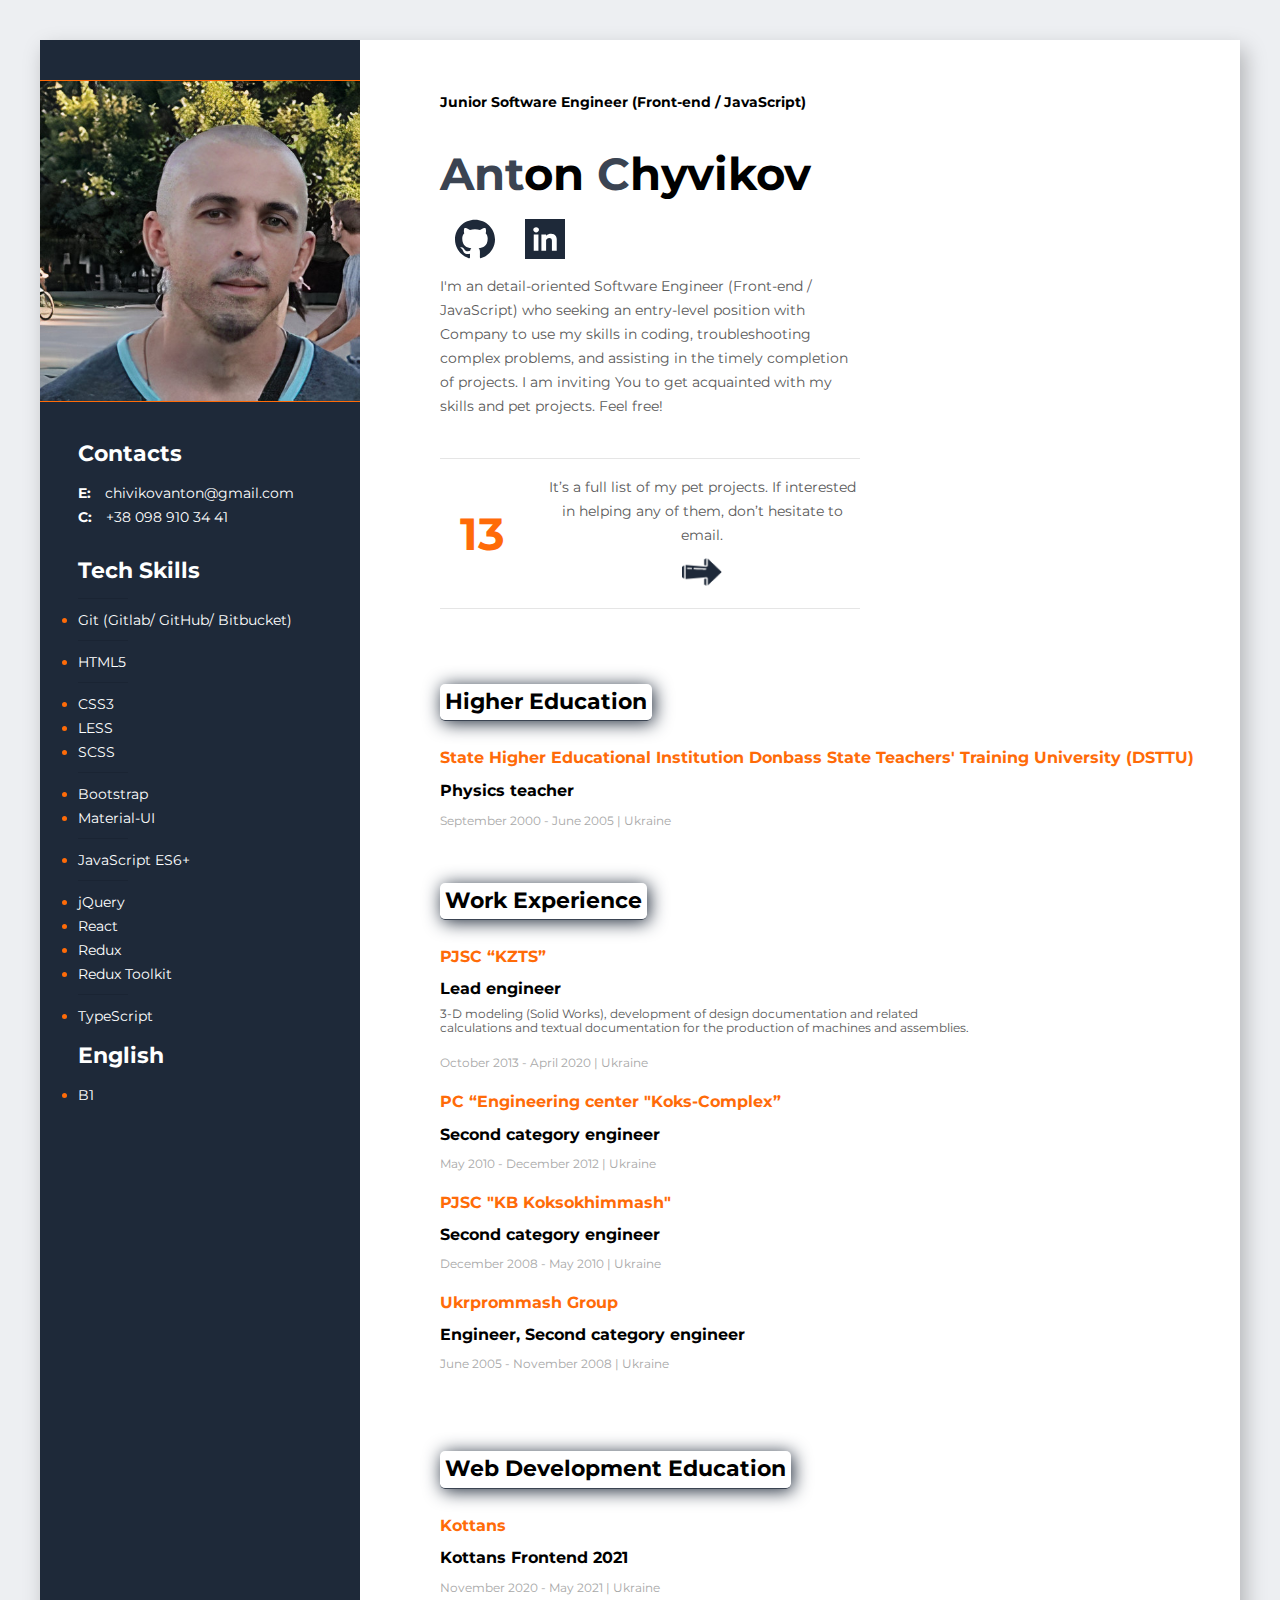
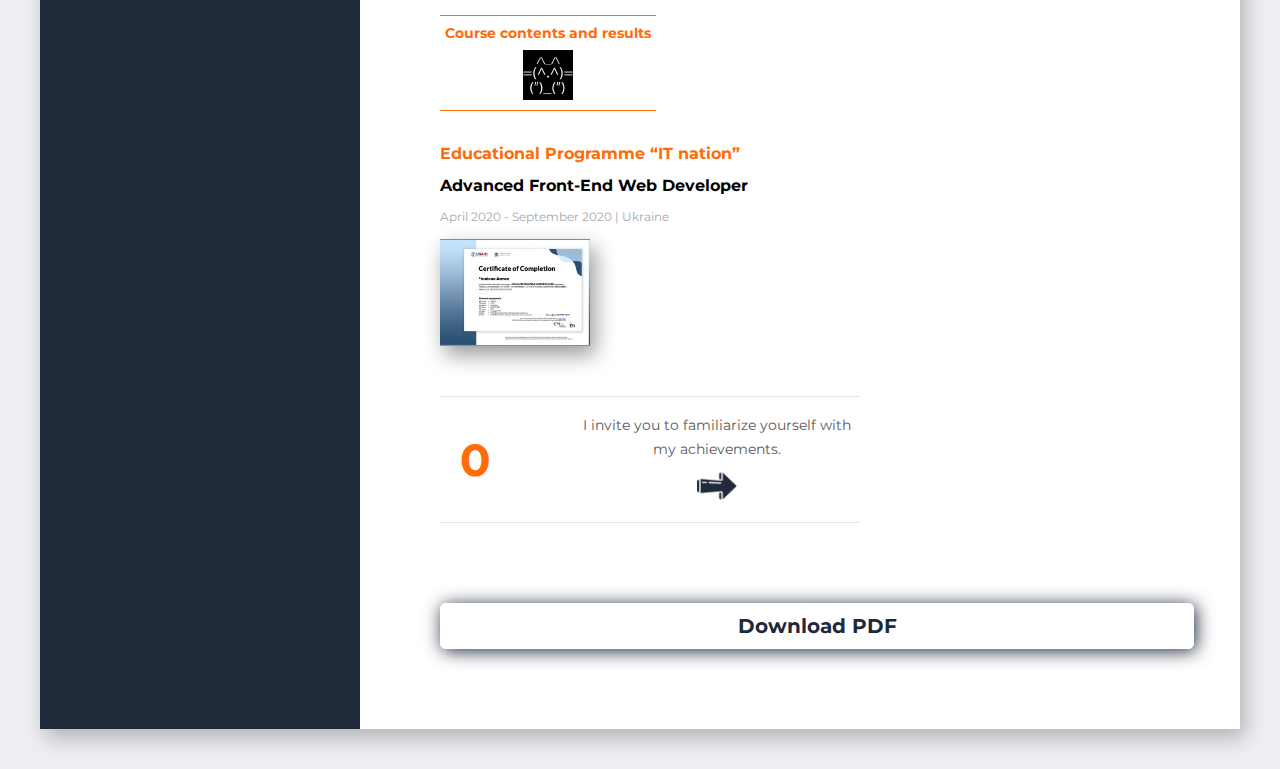
<file: index.html>
<!DOCTYPE html>
<html lang="zxx">

<head>
  <meta charset="UTF-8" />
  <meta name="viewport" content="width=device-width, initial-scale=1.0" />
  <meta name="description" content="Anton Chyvikov CV" />

  <meta prefix="og: http://ogp.me/ns#" property="og:title" content="Let me introduce my CV" />
  <meta prefix="og: http://ogp.me/ns#" property="og:site_name" content="CV" />
  <meta prefix="og: http://ogp.me/ns#" property="og:url" content="https://ant-c-tech.github.io/resume/" />
  <meta prefix="og: http://ogp.me/ns#" property="og:description" content="I'm an detail-oriented Software Engineer (Front-end / JavaScript) who seeking an entry-level position with Company to use my skills in coding, troubleshooting complex problems, and assisting in the timely completion of projects. I am inviting You to get acquainted with my skills and pet projects. Feel free!" />
  <meta name="image" property="og:image" content="./img/open-graph-icon.jpg" />
  <meta name="author" content="Anton Chyvikov" />
  <title>My CV</title>

  <!-- Favicons -->
  <link rel="apple-touch-icon" sizes="180x180" href="./img/favicon_package_v0.16/apple-touch-icon.png" />
  <link rel="icon" type="image/png" sizes="32x32" href="./img/favicon_package_v0.16/favicon-32x32.png" />
  <link rel="icon" type="image/png" sizes="16x16" href="./img/favicon_package_v0.16/favicon-16x16.png" />
  <link rel="manifest" href="img/favicon_package_v0.16/site.webmanifest" />
  <link rel="mask-icon" href="./img/favicon_package_v0.16/safari-pinned-tab.svg" color="#5bbad5" />
  <meta name="msapplication-TileColor" content="#da532c" />
  <meta name="theme-color" content="#ffffff" />

  <!-- styles -->
  <link rel="stylesheet" href="https://stackpath.bootstrapcdn.com/bootstrap/4.5.2/css/bootstrap.min.css" integrity="sha384-JcKb8q3iqJ61gNV9KGb8thSsNjpSL0n8PARn9HuZOnIxN0hoP+VmmDGMN5t9UJ0Z" crossorigin="anonymous" />
  <link href="https://fonts.googleapis.com/css2?family=Montserrat:wght@400;700&display=swap" rel="stylesheet" />
  <link rel="stylesheet" href="css/style.css" />

  <!-- scripts -->
  <script defer src="js/popUp.min.js"></script>
  <script defer src="js/app.js"></script>
</head>

<body>
  <!-- main container -->
  <div class="mainContainer">
    <aside class="aside">
      <img class="aside__photo" src="img/photo.jpg" alt="photo" />

      <!-- contacts container -->
      <div class="contactsContainer">
        <h3 class="contactsContainer__title">Contacts</h3>
        <div class="contactsContainer__wrapper">
          E:
          <a class="contactsContainer__link" href="mailto:chivikovanton@gmail.com">
            chivikovanton@gmail.com
          </a>
        </div>
        <div class="contactsContainer__wrapper">
          C:
          <a class="contactsContainer__link" href="tel:380989103441">+38 098 910 34 41
          </a>
        </div>
      </div>

      <!-- tech skills -->
      <div class="techSkillsContainer">
        <h3 class="techSkillsContainer__title">Tech Skills</h3>
        <ul class="techSkillsContainer__wrapper">
          <hr class="skillDivider" />
          <li class="techSkillsContainer__list">
            <span class="techSkillsContainer__item">Git (Gitlab/ GitHub/ Bitbucket)</span>
          </li>
          <hr class="skillDivider" />
          <li class="techSkillsContainer__list">
            <span class="techSkillsContainer__item">HTML5</span>
          </li>
          <hr class="skillDivider" />
          <li class="techSkillsContainer__list">
            <span class="techSkillsContainer__item">CSS3</span>
          </li>
          <li class="techSkillsContainer__list">
            <span class="techSkillsContainer__item">LESS</span>
          </li>
          <li class="techSkillsContainer__list">
            <span class="techSkillsContainer__item">SCSS</span>
          </li>
          <hr class="skillDivider" />
          <li class="techSkillsContainer__list">
            <span class="techSkillsContainer__item">Bootstrap</span>
          </li>
          <li class="techSkillsContainer__list">
            <span class="techSkillsContainer__item">Material-UI</span>
          </li>
          <hr class="skillDivider" />
          <li class="techSkillsContainer__list">
            <span class="techSkillsContainer__item">JavaScript ES6+</span>
          </li>
          <hr class="skillDivider" />
          <li class="techSkillsContainer__list">
            <span class="techSkillsContainer__item">jQuery</span>
          </li>
          <li class="techSkillsContainer__list">
            <span class="techSkillsContainer__item">React</span>
          </li>
          <li class="techSkillsContainer__list">
            <span class="techSkillsContainer__item">Redux</span>
          </li>
          <li class="techSkillsContainer__list">
            <span class="techSkillsContainer__item">Redux Toolkit</span>
          </li>
          <hr class="skillDivider" />
          <li class="techSkillsContainer__list">
            <span class="techSkillsContainer__item">TypeScript</span>
          </li>
        </ul>
        <h3 class="techSkillsContainer__title">English</h3>
        <ul class="techSkillsContainer__wrapper">
          <li class="techSkillsContainer__list">
            <span class="techSkillsContainer__item">B1</span>
          </li>
        </ul>
      </div>
    </aside>

    <!-- about me container -->
    <div class="infoContainer">
      <!-- about me main information -->
      <div class="infoContainer__wrapper">
        <h2 class="infoContainer__profTitle">
          Junior Software Engineer (Front-end / JavaScript)
        </h2>
        <h1 class="infoContainer__title">
          <span class="expTitle">Ant</span>on <span class="expTitle">C</span><span class="infoContainer__titleBadgeBase">hyvikov</span>
        </h1>

        <div class="infoContainer__socialLinks">
          <a class="infoContainer__socialLinksItem" href="https://github.com/Ant-C-tech" target="_blank">
            <img class="infoContainer__socialLinksImg" src="./img/icons/github.svg" alt="github icon" />
          </a>

          <a class="infoContainer__socialLinksItem" href="https://www.linkedin.com/in/anton-chyvikov-27ba99198/" target="_blank">
            <img class="infoContainer__socialLinksImg" src="./img/icons/linkedin.svg" alt="linkedin icon" />
          </a>
        </div>

        <p class="infoContainer__description">
          I'm an detail-oriented Software Engineer (Front-end / JavaScript)
          who seeking an entry-level position with Company to use my skills in
          coding, troubleshooting complex problems, and assisting in the
          timely completion of projects. I am inviting You to get acquainted
          with my skills and pet projects. Feel free!
        </p>
        <hr />
        <div class="infoContainer__projectSection">
          <h2 id="projectNumbers" class="infoContainer__projectNumbers">0</h2>
          <div class="infoContainer__projectDescription">
            <p class="infoContainer__projectDescriptionText">
              It’s a full list of my pet projects. If interested in helping
              any of them, don’t hesitate to email.
            </p>
            <a class="infoContainer__socialLinksItem" href="projects.html">
              <img class="infoContainer__socialLinksImg infoContainer__socialLinksImg-animated" src="./img/icons/right-arrow.svg" alt="right arrow icon" />
            </a>
          </div>
        </div>
        <hr />
      </div>

      <div class="educationContainer">
        <h3 class="educationContainer__title">Higher Education</h3>

        <!-- education 1-->
        <div class="course">
          <h4>
            <a class="company__title" target="_blank" href="http://www.slavdpu.dn.ua/">
              State Higher Educational Institution Donbass State Teachers'
              Training University (DSTTU)
            </a>
          </h4>
          <h4 class="course__type">Physics teacher</h4>
          <span class="company__period">
            September 2000 - June 2005 | Ukraine
          </span>
        </div>
      </div>

      <!-- work experience -->
      <div class="workExperienceContainer">
        <h3 class="workExperienceContainer__title">Work Experience</h3>

        <!-- company 1 -->
        <div class="company">
          <h4>
            <a class="company__title" target="_blank" href="http://www.kzts.com/">
              PJSC “KZTS”
            </a>
          </h4>
          <h4 class="company__prof">Lead engineer</h4>
          <p class="company__description">
            3-D modeling (Solid Works), development of design documentation
            and related calculations and textual documentation for the
            production of machines and assemblies.
          </p>
          <p class="company__period">October 2013 - April 2020 | Ukraine</p>
        </div>

        <!-- company 2 -->
        <div class="company">
          <h4>
            <a class="company__title" target="_blank" href="https://www.google.com/maps/place/Koks-Kompleks+Inzhenernyy+Tsentr+Pp/@48.7180744,37.5598725,15z/data=!4m5!3m4!1s0x0:0x4d02036788b19b0f!8m2!3d48.7180744!4d37.5598725">
              PC “Engineering center "Koks-Complex”
            </a>
          </h4>
          <h4 class="company__prof">Second category engineer</h4>
          <p class="company__period">May 2010 - December 2012 | Ukraine</p>
        </div>

        <!-- company 3 -->
        <div class="company">
          <h4>
            <a class="company__title" target="_blank" href="http://www.kbkxm-kbk.com/">
              PJSC "KB Koksokhimmash"
            </a>
          </h4>
          <h4 class="company__prof">Second category engineer</h4>
          <p class="company__period">December 2008 - May 2010 | Ukraine</p>
        </div>

        <!-- company 4 -->
        <div class="company">
          <h4>
            <a class="company__title" target="_blank" href="http://www.ukrprommash.com/en/company.html">
              Ukrprommash Group
            </a>
          </h4>
          <h4 class="company__prof">Engineer, Second category engineer</h4>
          <p class="company__period">June 2005 - November 2008 | Ukraine</p>
        </div>
      </div>

      <div class="educationContainer">
        <h3 class="educationContainer__title">Web Development Education</h3>
        <!-- education 2-->
        <div class="course">
          <h4>
            <a class="company__title" target="_blank" href="https://kottans.org/">
              Kottans
            </a>
          </h4>
          <h4 class="course__type">Kottans Frontend 2021</h4>
          <span class="company__period">
            November 2020 - May 2021 | Ukraine
          </span>
          <div class="course__resultWrapper">
            <a class="course__result" href="https://github.com/Ant-C-tech/kottans-frontend" target="_blank">
              <p class="course__resultTextContent">
                Course contents and results
              </p>
              <img class="course__resultImg" src="./img/icons/kottans.png" alt="icon with simple cat face" />
            </a>
          </div>
        </div>

        <!-- education 3-->
        <div class="course">
          <h4>
            <a class="company__title" target="_blank" href="https://itukraine.org.ua/en/start-of-it-nation-an-educational-programme.html">
              Educational Programme “IT nation”
            </a>
          </h4>
          <h4 class="course__type">Advanced Front-End Web Developer</h4>
          <span class="company__period">
            April 2020 - September 2020 | Ukraine
          </span>
          <img class="course__imgIcon showModal-itNationCourse" src="img/certificate_icon.jpg" alt="certificate" />
        </div>
      </div>

      <div class="infoContainer__wrapper">
        <hr />
        <div class="infoContainer__projectSection">
          <h2 id="certificateNumbers" class="infoContainer__projectNumbers">
            0
          </h2>
          <div class="infoContainer__projectDescription">
            <p class="infoContainer__projectDescriptionText">
              I invite you to familiarize yourself with my achievements.
            </p>
            <a class="infoContainer__socialLinksItem" href="achievements.html">
              <img class="infoContainer__socialLinksImg infoContainer__socialLinksImg-animated" src="./img/icons/right-arrow.svg" alt="right arrow icon" />
            </a>
          </div>
        </div>
        <hr />
      </div>

      <a class="siteButton siteButton-text" href="./img/pdf_cv.pdf" download>Download PDF</a>
    </div>

    <div class="popupContainer__itNationCourse"></div>
  </div>
</body>

</html>
</file>
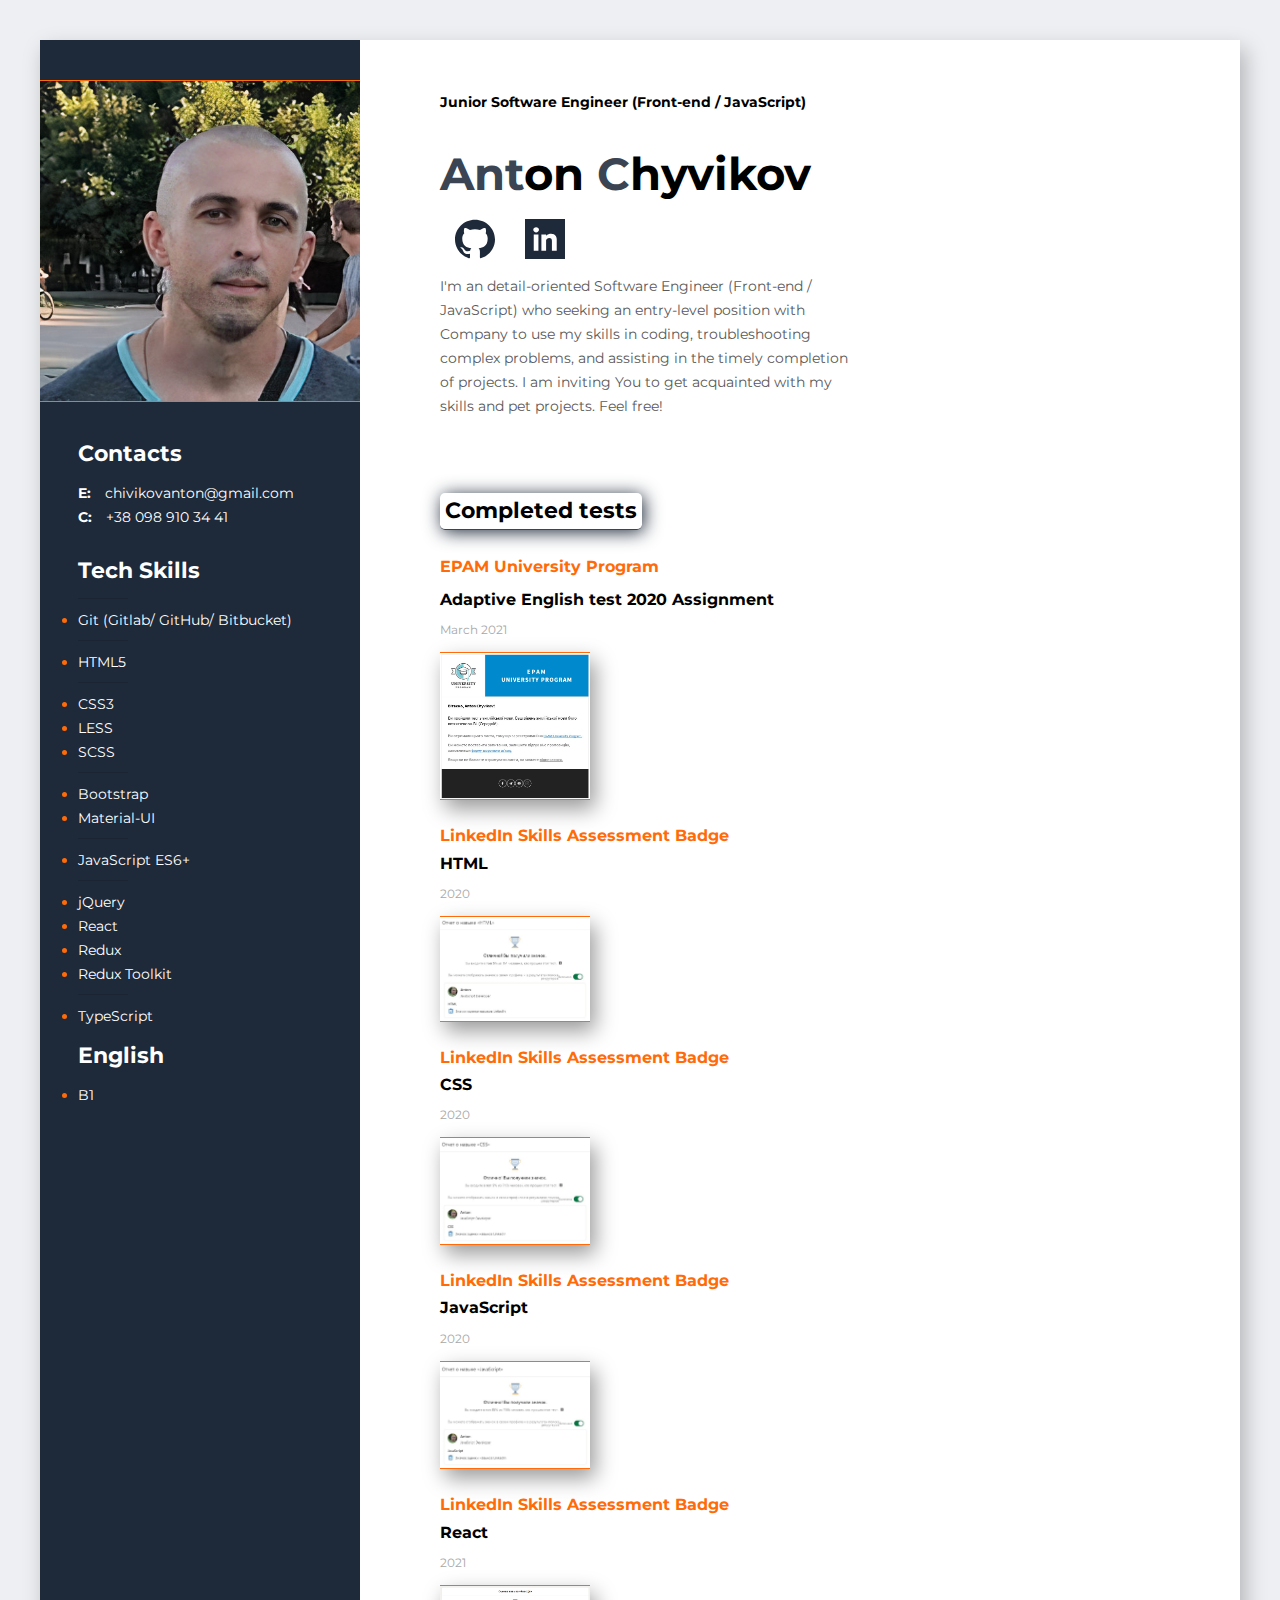
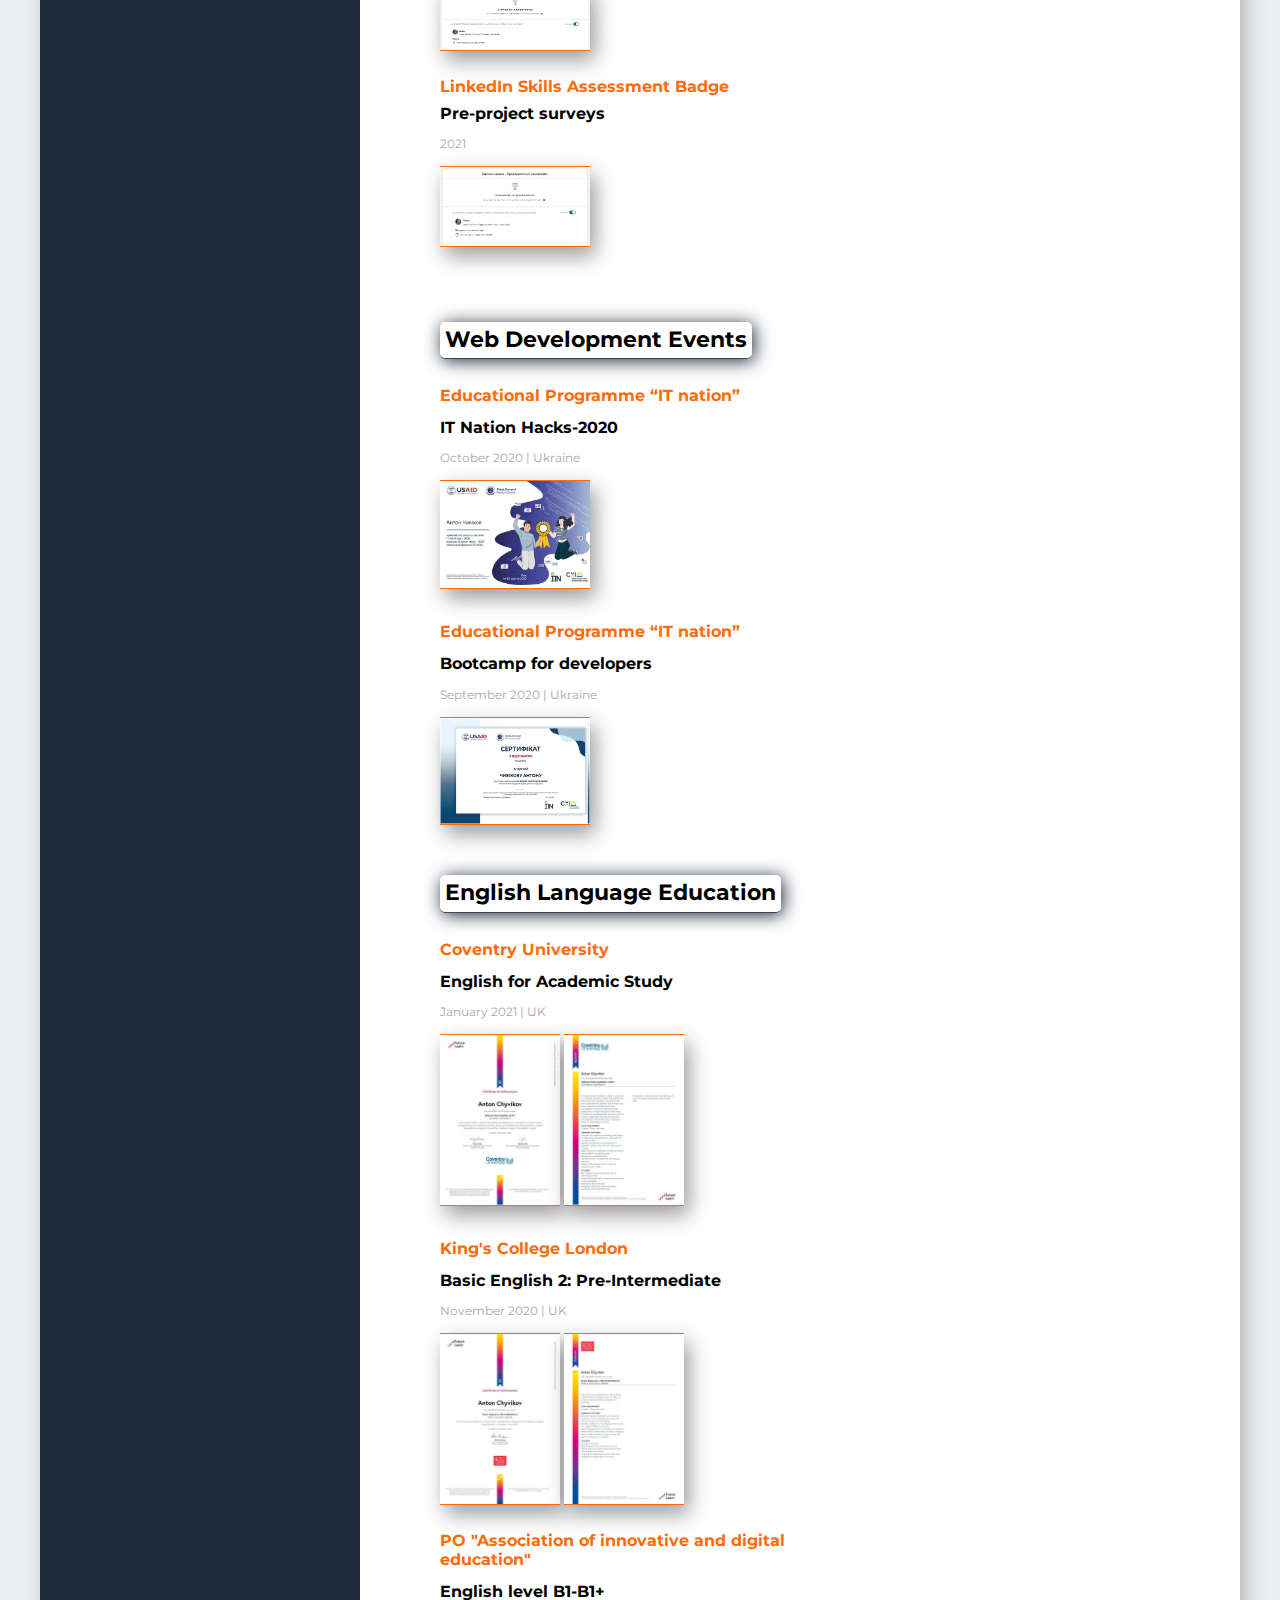
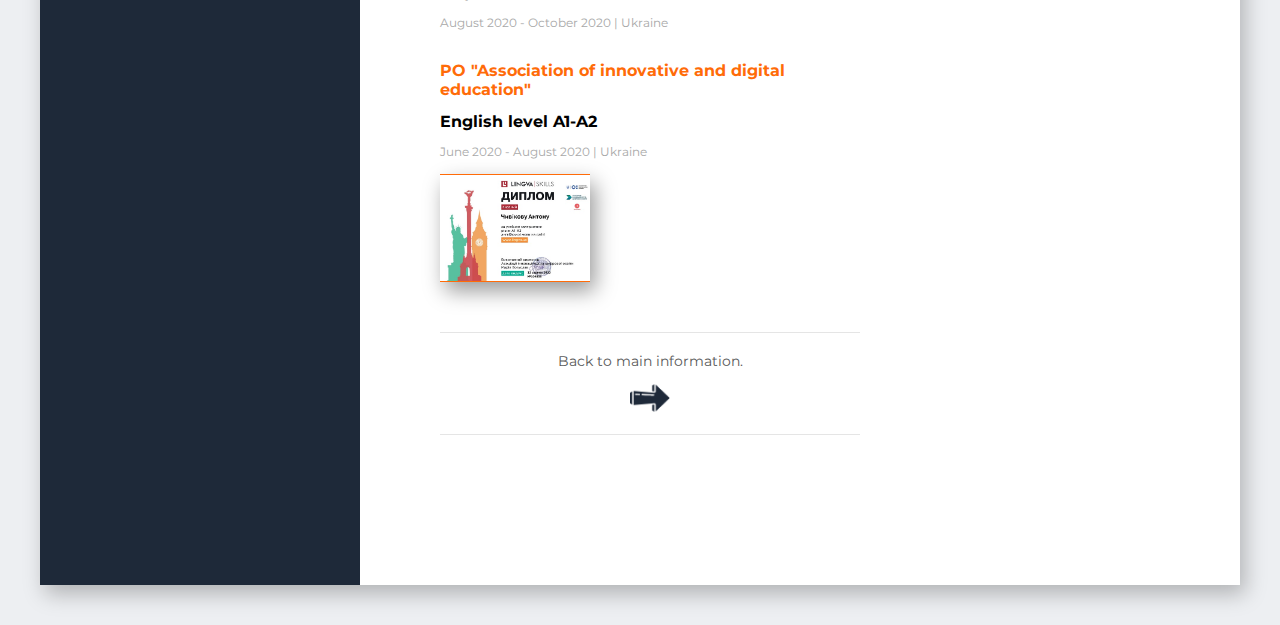
<file: achievements.html>
<!DOCTYPE html>
<html lang="zxx">

<head>
  <meta charset="UTF-8" />
  <meta name="viewport" content="width=device-width, initial-scale=1.0" />
  <meta name="description" content="Anton Chyvikov CV" />

  <meta prefix="og: http://ogp.me/ns#" property="og:title" content="Let me introduce my CV" />
  <meta prefix="og: http://ogp.me/ns#" property="og:site_name" content="CV" />
  <meta prefix="og: http://ogp.me/ns#" property="og:url" content="https://ant-c-tech.github.io/resume/" />
  <meta prefix="og: http://ogp.me/ns#" property="og:description" content="I'm an detail-oriented Software Engineer (Front-end / JavaScript) who seeking an entry-level position with Company to use my skills in coding, troubleshooting complex problems, and assisting in the timely completion of projects. I am inviting You to get acquainted with my skills and pet projects. Feel free!" />
  <meta name="image" property="og:image" content="./img/open-graph-icon.jpg" />
  <meta name="author" content="Anton Chyvikov" />
  <title>My Achievements</title>

  <!-- Favicons -->
  <link rel="apple-touch-icon" sizes="180x180" href="./img/favicon_package_v0.16/apple-touch-icon.png" />
  <link rel="icon" type="image/png" sizes="32x32" href="./img/favicon_package_v0.16/favicon-32x32.png" />
  <link rel="icon" type="image/png" sizes="16x16" href="./img/favicon_package_v0.16/favicon-16x16.png" />
  <link rel="manifest" href="img/favicon_package_v0.16/site.webmanifest" />
  <link rel="mask-icon" href="./img/favicon_package_v0.16/safari-pinned-tab.svg" color="#5bbad5" />
  <meta name="msapplication-TileColor" content="#da532c" />
  <meta name="theme-color" content="#ffffff" />

  <!-- styles -->
  <link rel="stylesheet" href="https://stackpath.bootstrapcdn.com/bootstrap/4.5.2/css/bootstrap.min.css" integrity="sha384-JcKb8q3iqJ61gNV9KGb8thSsNjpSL0n8PARn9HuZOnIxN0hoP+VmmDGMN5t9UJ0Z" crossorigin="anonymous" />
  <link href="https://fonts.googleapis.com/css2?family=Montserrat:wght@400;700&display=swap" rel="stylesheet" />
  <link rel="stylesheet" href="css/style.css" />

  <!-- scripts -->
  <script defer src="js/popUp.min.js"></script>
  <script defer src="js/achievements.js"></script>
</head>

<body>
  <!-- main container -->
  <div class="mainContainer">
    <aside class="aside">
      <img class="aside__photo" src="img/photo.jpg" alt="photo" />

      <!-- contacts container -->
      <div class="contactsContainer">
        <h3 class="contactsContainer__title">Contacts</h3>
        <div class="contactsContainer__wrapper">
          E:
          <a class="contactsContainer__link" href="mailto:chivikovanton@gmail.com">
            chivikovanton@gmail.com
          </a>
        </div>
        <div class="contactsContainer__wrapper">
          C:
          <a class="contactsContainer__link" href="tel:380989103441">+38 098 910 34 41
          </a>
        </div>
      </div>

      <!-- tech skills -->
      <div class="techSkillsContainer">
        <h3 class="techSkillsContainer__title">Tech Skills</h3>
        <ul class="techSkillsContainer__wrapper">
          <hr class="skillDivider" />
          <li class="techSkillsContainer__list">
            <span class="techSkillsContainer__item">Git (Gitlab/ GitHub/ Bitbucket)</span>
          </li>
          <hr class="skillDivider" />
          <li class="techSkillsContainer__list">
            <span class="techSkillsContainer__item">HTML5</span>
          </li>
          <hr class="skillDivider" />
          <li class="techSkillsContainer__list">
            <span class="techSkillsContainer__item">CSS3</span>
          </li>
          <li class="techSkillsContainer__list">
            <span class="techSkillsContainer__item">LESS</span>
          </li>
          <li class="techSkillsContainer__list">
            <span class="techSkillsContainer__item">SCSS</span>
          </li>
          <hr class="skillDivider" />
          <li class="techSkillsContainer__list">
            <span class="techSkillsContainer__item">Bootstrap</span>
          </li>
          <li class="techSkillsContainer__list">
            <span class="techSkillsContainer__item">Material-UI</span>
          </li>
          <hr class="skillDivider" />
          <li class="techSkillsContainer__list">
            <span class="techSkillsContainer__item">JavaScript ES6+</span>
          </li>
          <hr class="skillDivider" />
          <li class="techSkillsContainer__list">
            <span class="techSkillsContainer__item">jQuery</span>
          </li>
          <li class="techSkillsContainer__list">
            <span class="techSkillsContainer__item">React</span>
          </li>
          <li class="techSkillsContainer__list">
            <span class="techSkillsContainer__item">Redux</span>
          </li>
          <li class="techSkillsContainer__list">
            <span class="techSkillsContainer__item">Redux Toolkit</span>
          </li>
          <hr class="skillDivider" />
          <li class="techSkillsContainer__list">
            <span class="techSkillsContainer__item">TypeScript</span>
          </li>
        </ul>
        <h3 class="techSkillsContainer__title">English</h3>
        <ul class="techSkillsContainer__wrapper">
          <li class="techSkillsContainer__list">
            <span class="techSkillsContainer__item">B1</span>
          </li>
        </ul>
      </div>
    </aside>

    <!-- about me container -->
    <div class="infoContainer">
      <!-- about me main information -->
      <div class="infoContainer__wrapper">
        <h2 class="infoContainer__profTitle">
          Junior Software Engineer (Front-end / JavaScript)
        </h2>
        <h1 class="infoContainer__title">
          <span class="expTitle">Ant</span>on <span class="expTitle">C</span><span class="infoContainer__titleBadgeBase">hyvikov</span>
        </h1>

        <div class="infoContainer__socialLinks">
          <a class="infoContainer__socialLinksItem" href="https://github.com/Ant-C-tech" target="_blank">
            <img class="infoContainer__socialLinksImg" src="./img/icons/github.svg" alt="github icon" />
          </a>

          <a class="infoContainer__socialLinksItem" href="https://www.linkedin.com/in/anton-chyvikov-27ba99198/" target="_blank">
            <img class="infoContainer__socialLinksImg" src="./img/icons/linkedin.svg" alt="linkedin icon" />
          </a>
        </div>

        <p class="infoContainer__description">
          I'm an detail-oriented Software Engineer (Front-end / JavaScript)
          who seeking an entry-level position with Company to use my skills in
          coding, troubleshooting complex problems, and assisting in the
          timely completion of projects. I am inviting You to get acquainted
          with my skills and pet projects. Feel free!
        </p>



        <div class="educationContainer">

          <!-- test -->
          <div class="testContainer">
            <h3 class="testContainer__title">Completed tests</h3>

            <!-- test 1-->
            <div class="course">
              <h4>
                <a class="company__title" target="_blank" href="https://www.training.epam.ua/#!/Home?lang=en">
                  EPAM University Program
                </a>
              </h4>
              <h4 class="course__type">Adaptive English test 2020 Assignment</h4>
              <span class="company__period">March 2021</span>
              <img class="course__imgIcon showModal-epam" src="img/EPAM_test.jpg" alt="letter with test result" />
            </div>

            <!-- test 2-->
            <div class="course">
              <h4>
                <p class="company__title">LinkedIn Skills Assessment Badge</p>
              </h4>
              <h4 class="course__type">HTML</h4>
              <span class="company__period">2020</span>
              <img class="course__imgIcon showModal-linkedInHtml" src="img/html_badge.jpg" alt="test result badge" />
            </div>

            <!-- test 3-->
            <div class="course">
              <h4>
                <p class="company__title">LinkedIn Skills Assessment Badge</p>
              </h4>
              <h4 class="course__type">CSS</h4>
              <span class="company__period">2020</span>
              <img class="course__imgIcon showModal-linkedInCss" src="img/css_badge.jpg" alt="test result badge" />
            </div>

            <!-- test 4-->
            <div class="course">
              <h4>
                <p class="company__title">LinkedIn Skills Assessment Badge</p>
              </h4>
              <h4 class="course__type">JavaScript</h4>
              <span class="company__period">2020</span>
              <img class="course__imgIcon showModal-linkedInJS" src="img/javaScript_badge.jpg" alt="test result badge" />
            </div>

            <div class="course">
              <h4>
                <p class="company__title">LinkedIn Skills Assessment Badge</p>
              </h4>
              <h4 class="course__type">React</h4>
              <span class="company__period">2021</span>
              <img class="course__imgIcon showModal-linkedInReact" src="img/react_badge.png" alt="test result badge" />
            </div>

            <!-- test 5-->
            <div class="course">
              <h4>
                <p class="company__title">LinkedIn Skills Assessment Badge</p>
              </h4>
              <h4 class="course__type">Pre-project surveys</h4>
              <span class="company__period">2021</span>
              <img class="course__imgIcon showModal-linkedInProject" src="img/project_badge.jpg" alt="test result badge" />
            </div>
          </div>

          <div class="educationContainer">
            <h3 class="educationContainer__title">Web Development Events</h3>

            <!-- event 1-->
            <div class="course">
              <h4>
                <a class="company__title" target="_blank" href="https://itukraine.org.ua/en/start-of-it-nation-an-educational-programme.html">
                  Educational Programme “IT nation”
                </a>
              </h4>
              <h4 class="course__type">IT Nation Hacks-2020</h4>
              <span class="company__period">October 2020 | Ukraine</span>
              <img class="course__imgIcon showModal-itHack" src="img/hackaton_icon.jpg" alt="certificate" />
            </div>

            <!-- event 2-->
            <div class="course">
              <h4>
                <a class="company__title" target="_blank" href="https://itukraine.org.ua/en/start-of-it-nation-an-educational-programme.html">
                  Educational Programme “IT nation”
                </a>
              </h4>
              <h4 class="course__type">Bootcamp for developers</h4>
              <span class="company__period">September 2020 | Ukraine</span>
              <img class="course__imgIcon showModal-itBootcamp" src="img/bootcamp_icon.jpg" alt="certificate" />
            </div>
          </div>

          <h3 class="educationContainer__title">English Language Education</h3>

          <!-- education 4-->
          <div class="course">
            <h4>
              <a class="company__title" target="_blank" href="https://www.coventry.ac.uk/">
                Coventry University
              </a>
            </h4>
            <h4 class="course__type">English for Academic Study</h4>
            <span class="company__period">January 2021 | UK</span>
            <div>
              <img class="course__imgIcon course__imgIcon-inline showModal-coventry-1" src="img/coventry1_icon.jpg" alt="certificate" />
              <img class="course__imgIcon course__imgIcon-inline showModal-coventry-2" src="img/coventry2_icon.jpg" alt="certificate" />
            </div>
          </div>

          <!-- education 5-->
          <div class="course">
            <h4>
              <a class="company__title" target="_blank" href="https://www.kcl.ac.uk/">
                King's College London
              </a>
            </h4>
            <h4 class="course__type">Basic English 2: Pre-Intermediate</h4>
            <span class="company__period">November 2020 | UK</span>
            <div>
              <img class="course__imgIcon course__imgIcon-inline showModal-kkl-1" src="img/basic-english-pre-intermediate_icon_1.jpg" alt="certificate" />
              <img class="course__imgIcon course__imgIcon-inline showModal-kkl-2" src="img/basic-english-pre-intermediate_icon_2.jpg" alt="certificate" />
            </div>
          </div>

          <!-- education 6-->
          <div class="course">
            <h4>
              <a class="company__title" target="_blank" href="https://lingva.ua/">PO "Association of innovative and digital education"
              </a>
            </h4>
            <h4 class="course__type">English level B1-B1+</h4>
            <span class="company__period">
              August 2020 - October 2020 | Ukraine
            </span>
          </div>

          <!-- education 7-->
          <div class="course">
            <h4>
              <a class="company__title" target="_blank" href="https://lingva.ua/">
                PO "Association of innovative and digital education"
              </a>
            </h4>
            <h4 class="course__type">English level A1-A2</h4>
            <span class="company__period">June 2020 - August 2020 | Ukraine
            </span>
            <img class="course__imgIcon showModal-lingvaA1A2" src="img/diploma_icon.jpg" alt="certificate" />
          </div>
        </div>

        <hr />
        <div class="infoContainer__projectSection">
          <div class="infoContainer__projectDescription">
            <p class="infoContainer__projectDescriptionText">
              Back to main information.
            </p>
            <a class="infoContainer__socialLinksItem" href="index.html">
              <img class="infoContainer__socialLinksImg infoContainer__socialLinksImg-animatedBack" src="./img/icons/right-arrow.svg" alt="left arrow icon" />
            </a>
          </div>
        </div>
        <hr />

      </div>

      <div class="popupContainer__itHackaton"></div>
      <div class="popupContainer__lingvaB1B2"></div>
      <div class="popupContainer__itBootcamp"></div>
      <div class="popupContainer__lingvaA1A2"></div>
      <div class="popupContainer__dsttu"></div>
      <div class="popupContainer__kkl-1"></div>
      <div class="popupContainer__kkl-2"></div>
      <div class="popupContainer__itHack"></div>
      <div class="popupContainer__epam"></div>
      <div class="popupContainer__linkedInHtml"></div>
      <div class="popupContainer__linkedInCss"></div>
      <div class="popupContainer__linkedInJS"></div>
      <div class="popupContainer__linkedInReact"></div>
      <div class="popupContainer__linkedInProject"></div>
      <div class="popupContainer__coventry-1"></div>
      <div class="popupContainer__coventry-2"></div>
    </div>
</body>

</html>
</file>
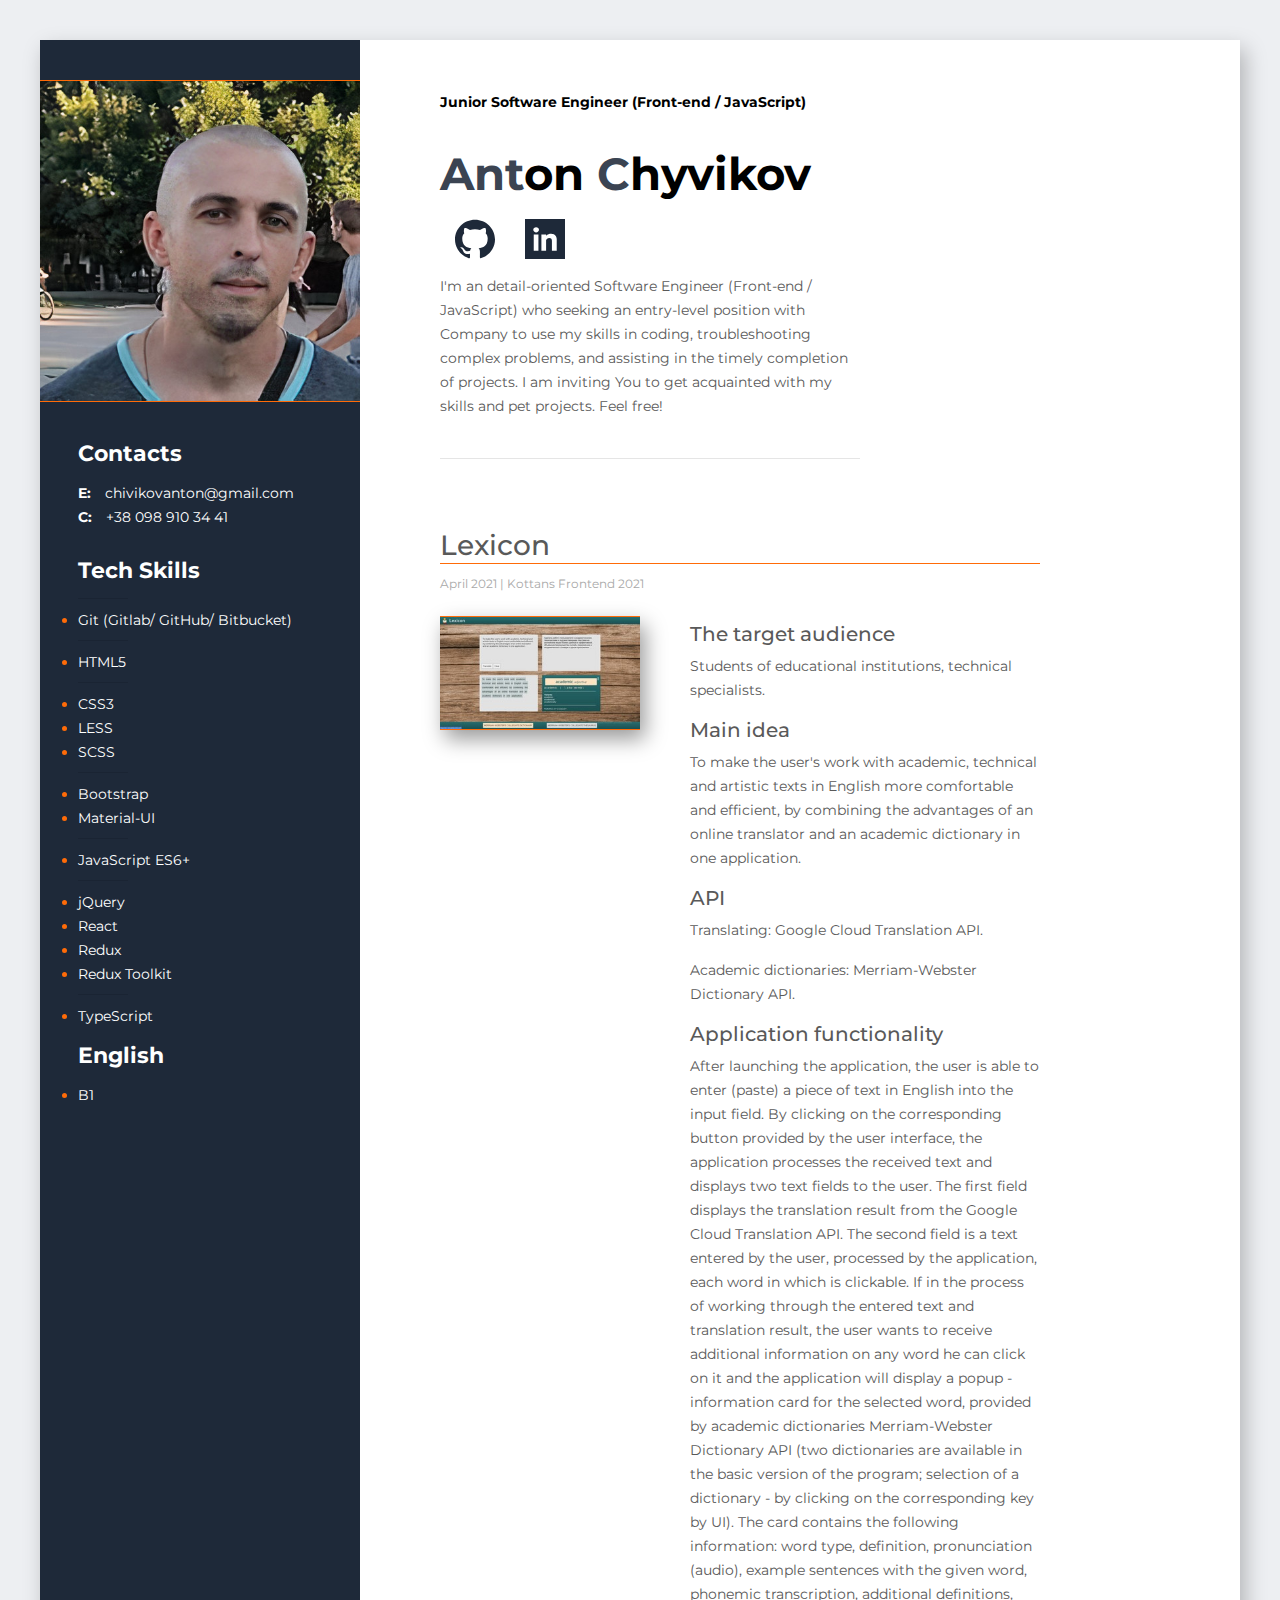
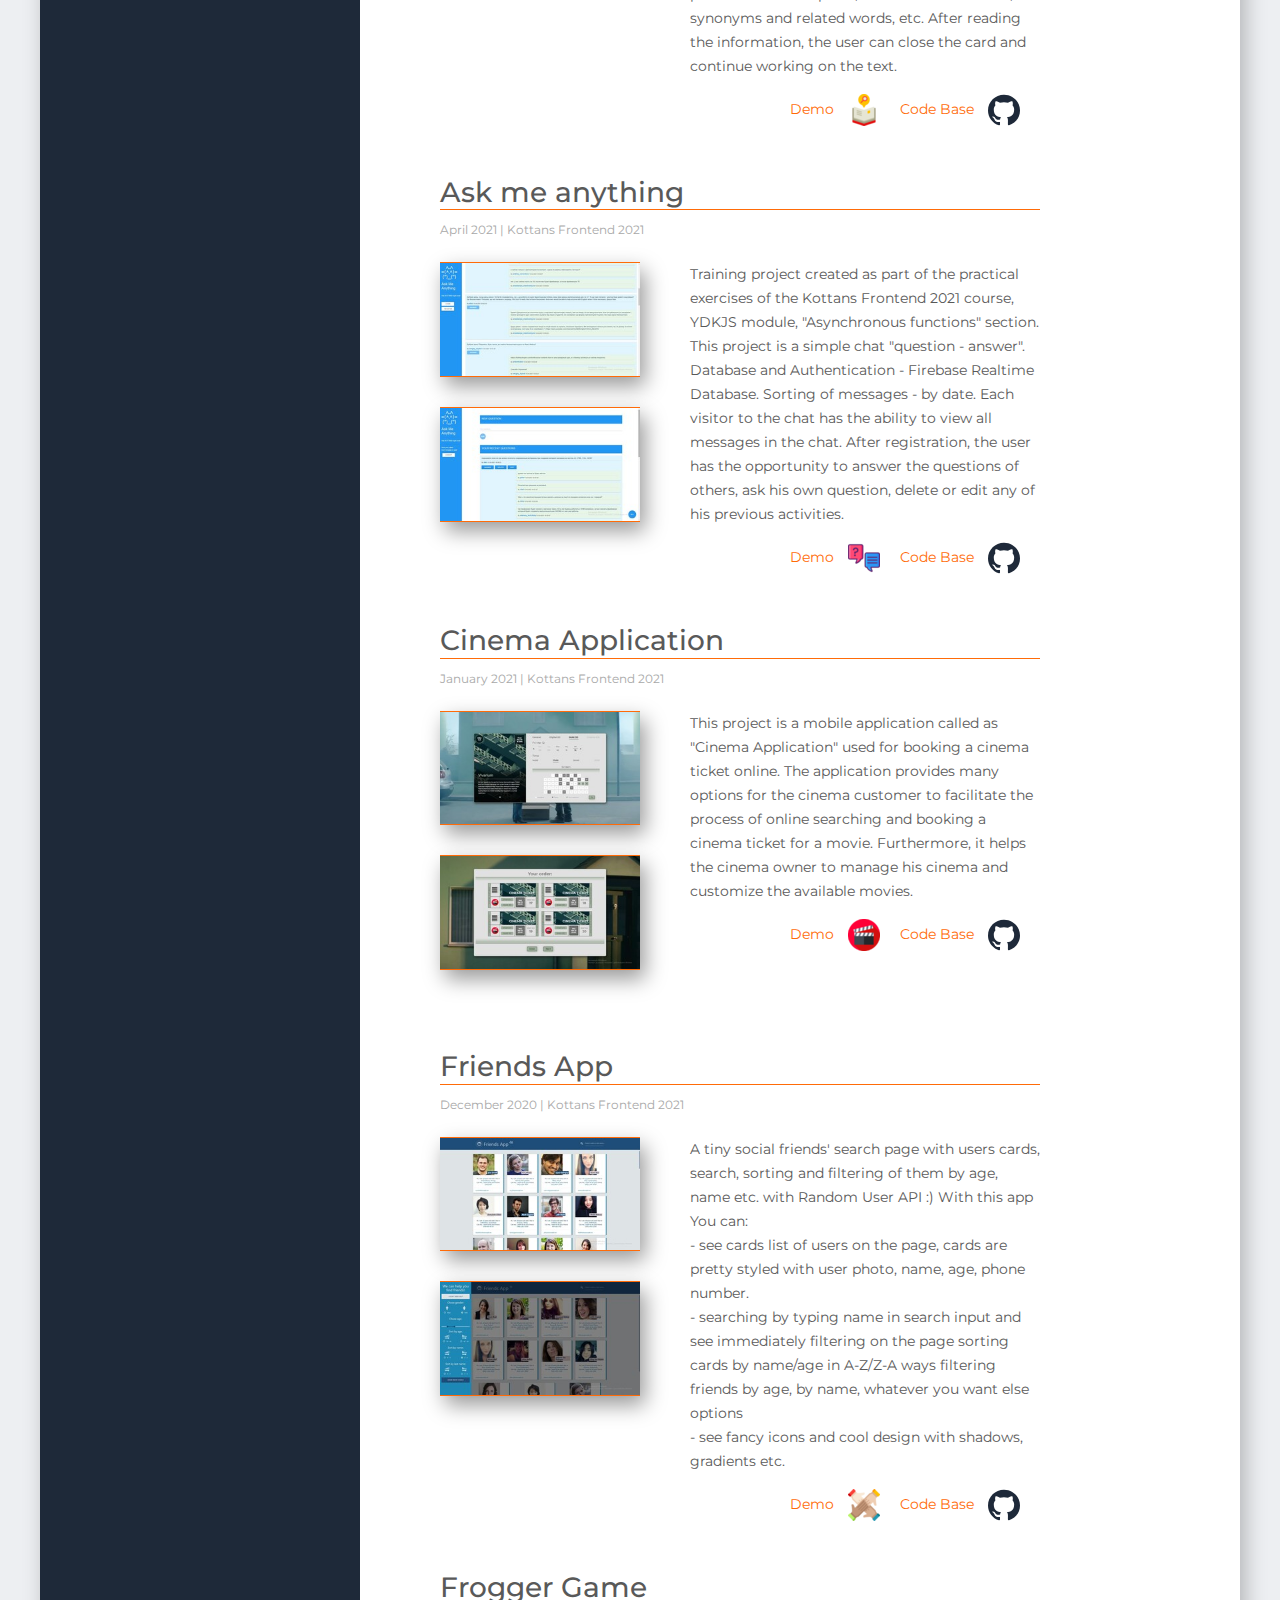
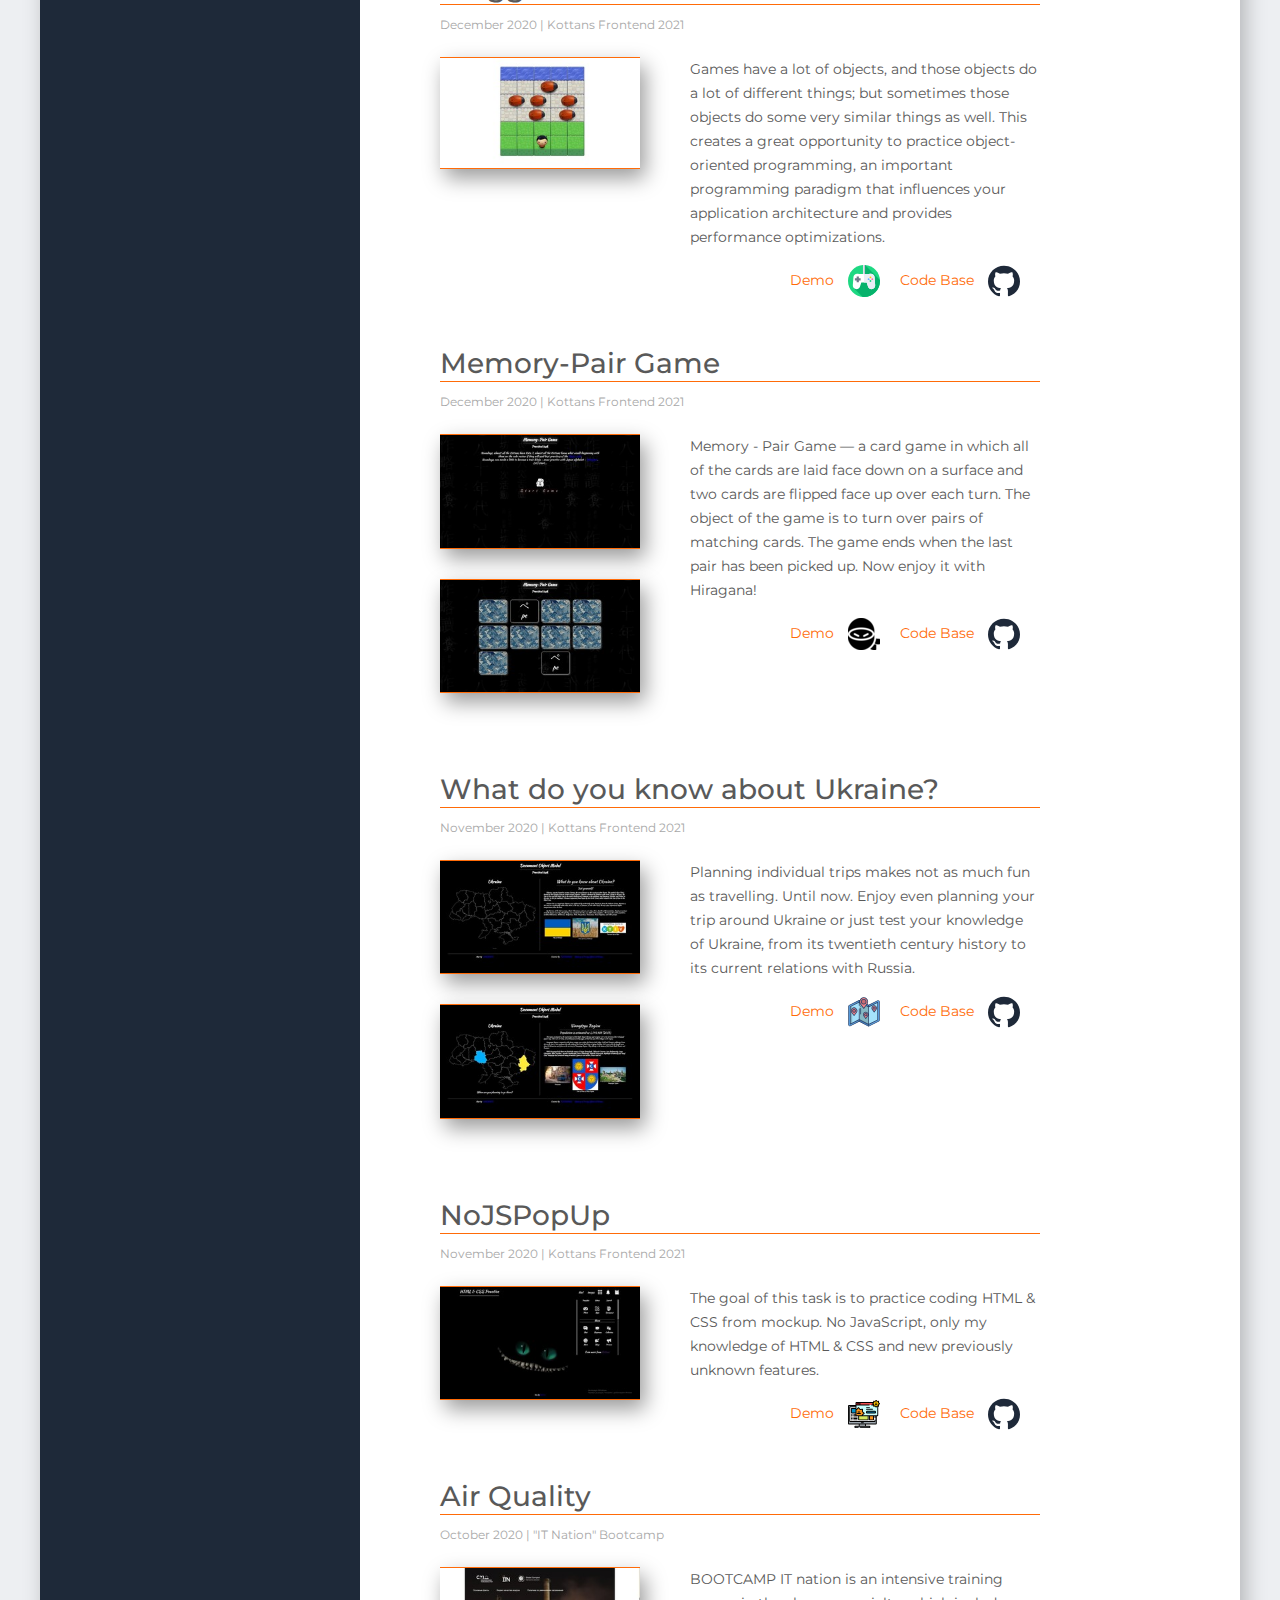
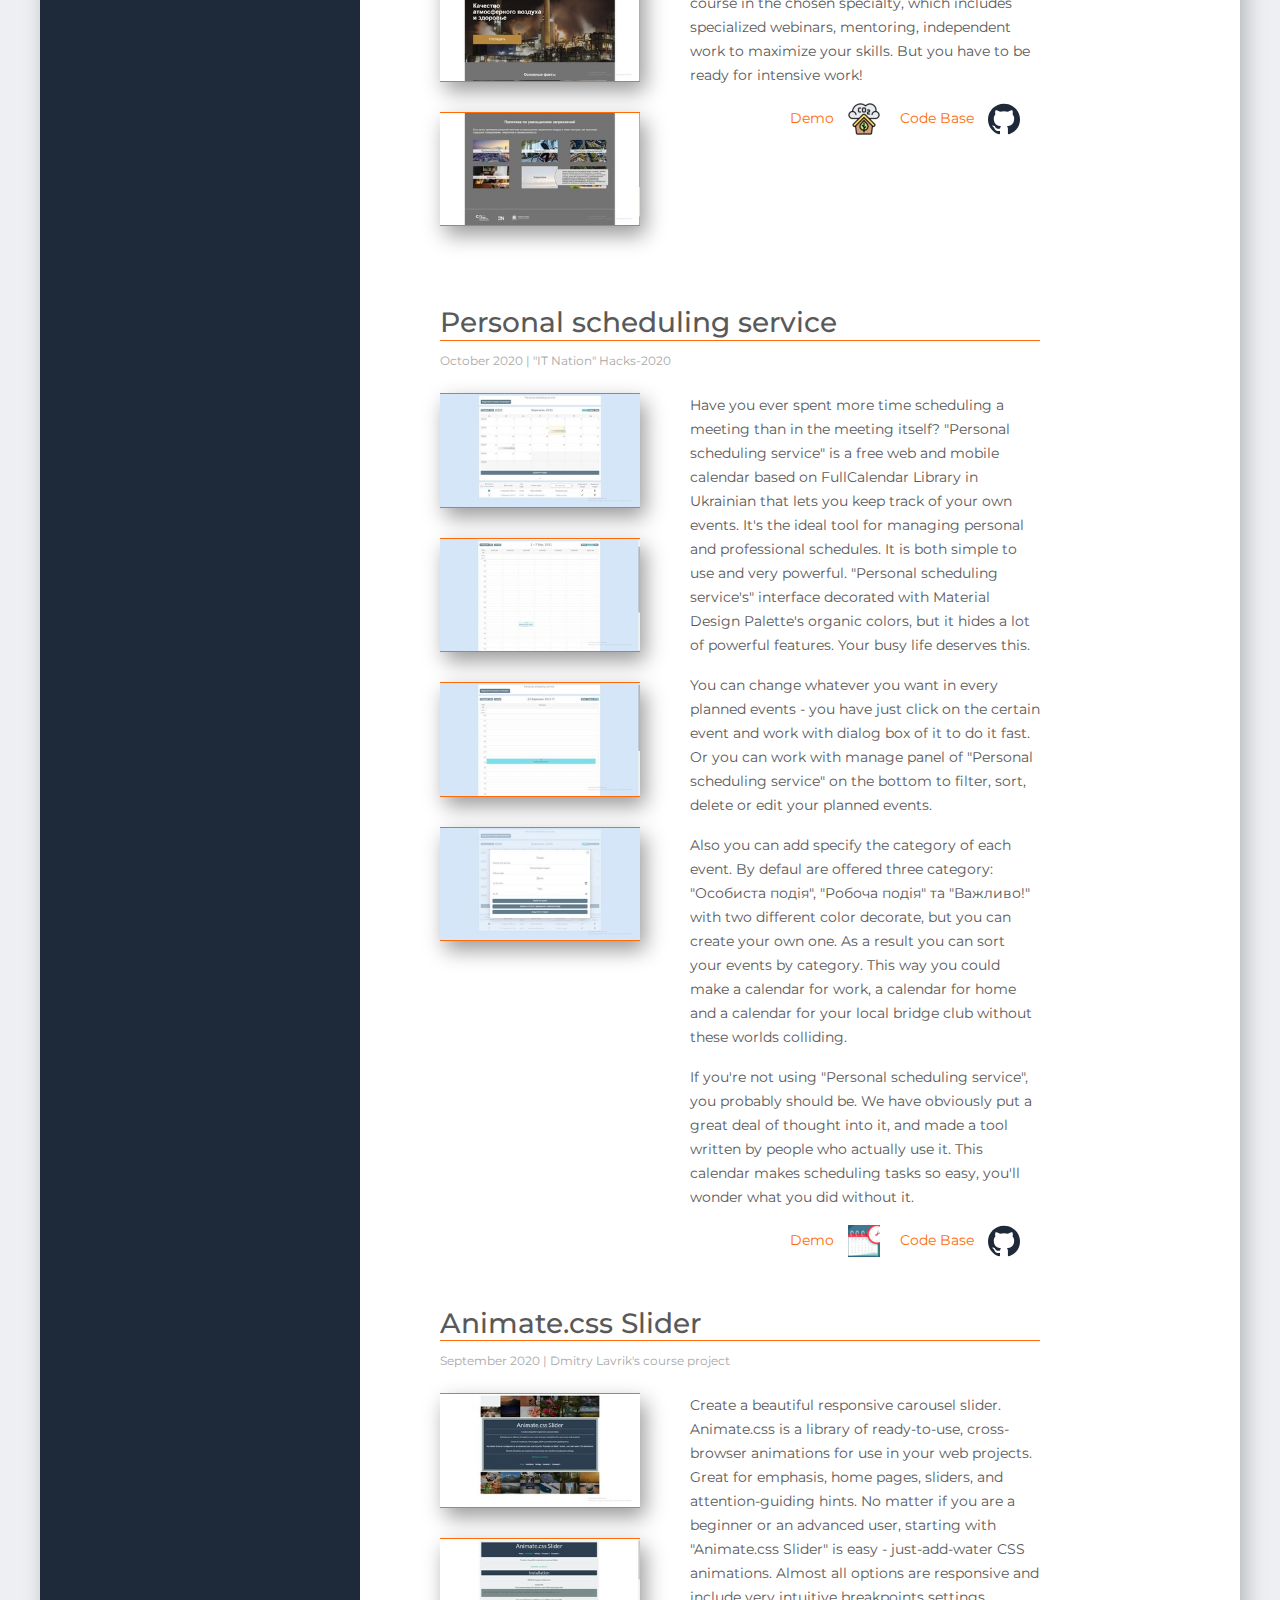
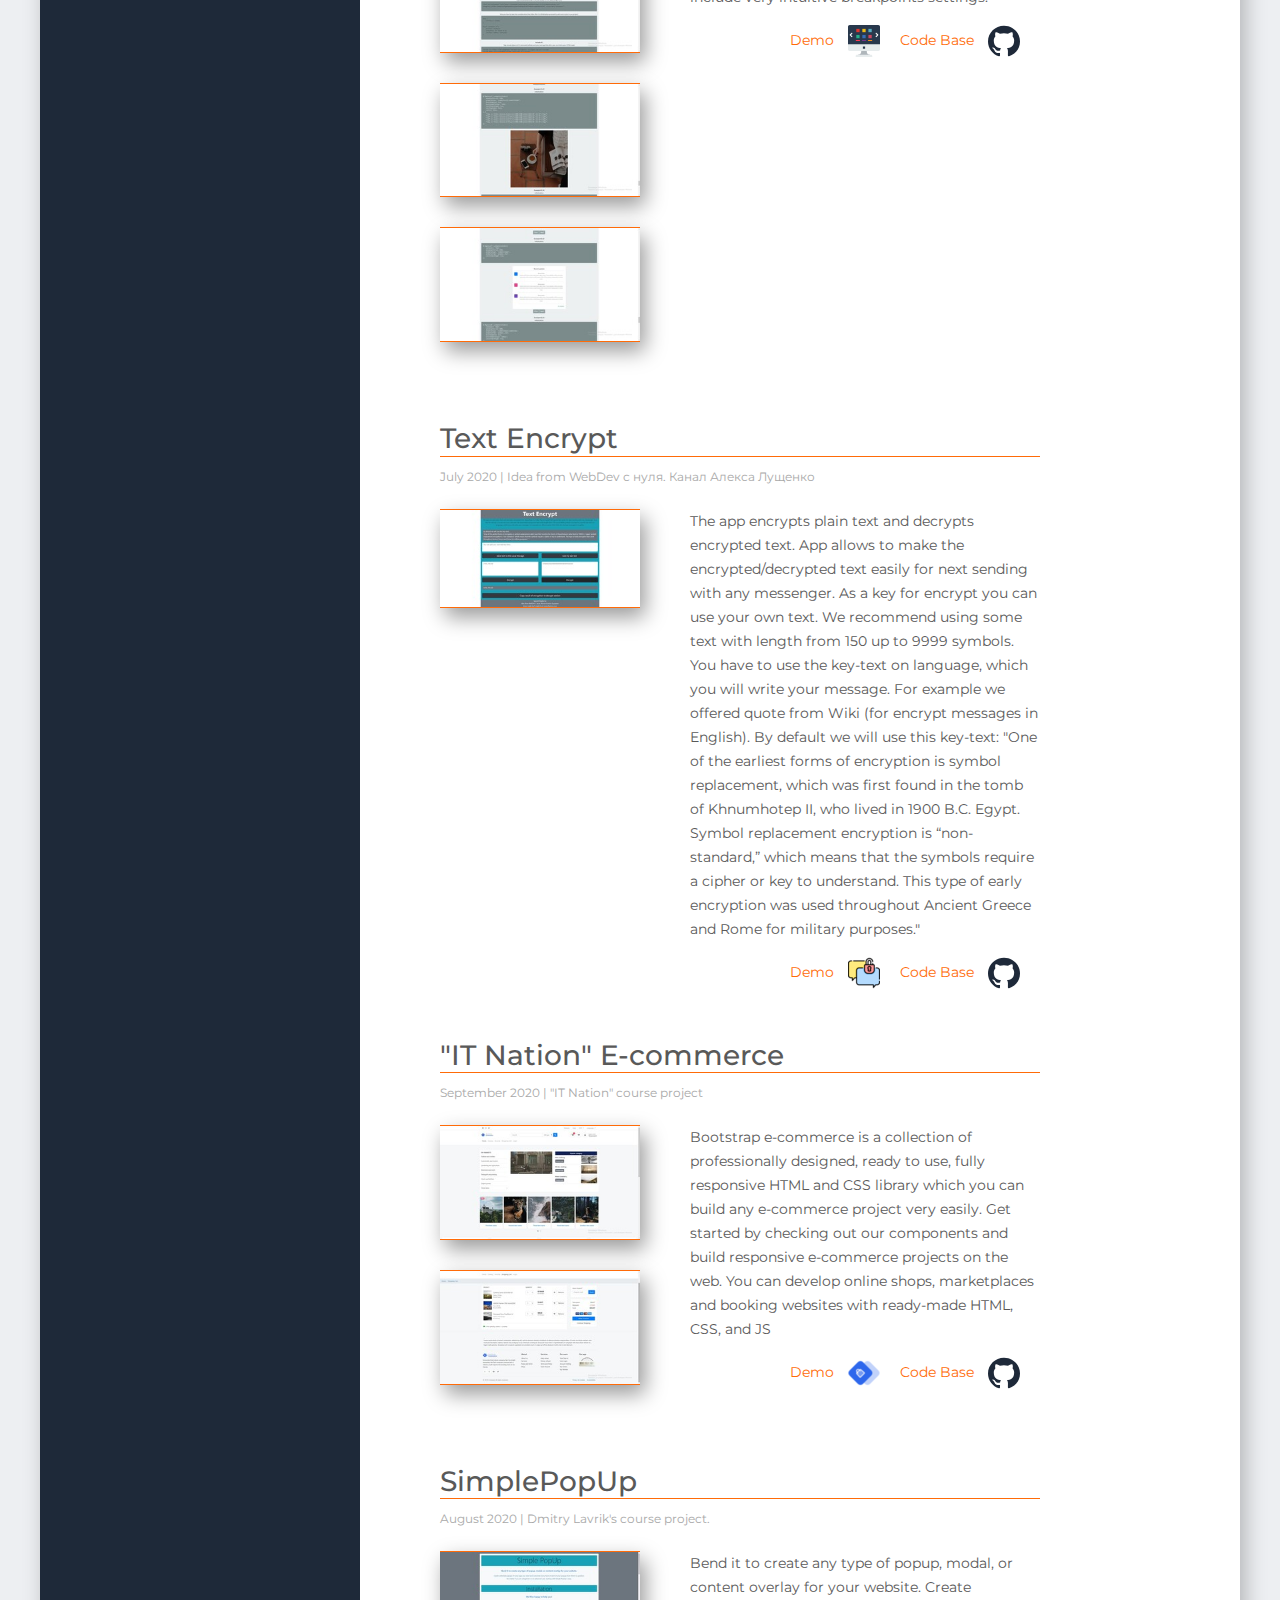
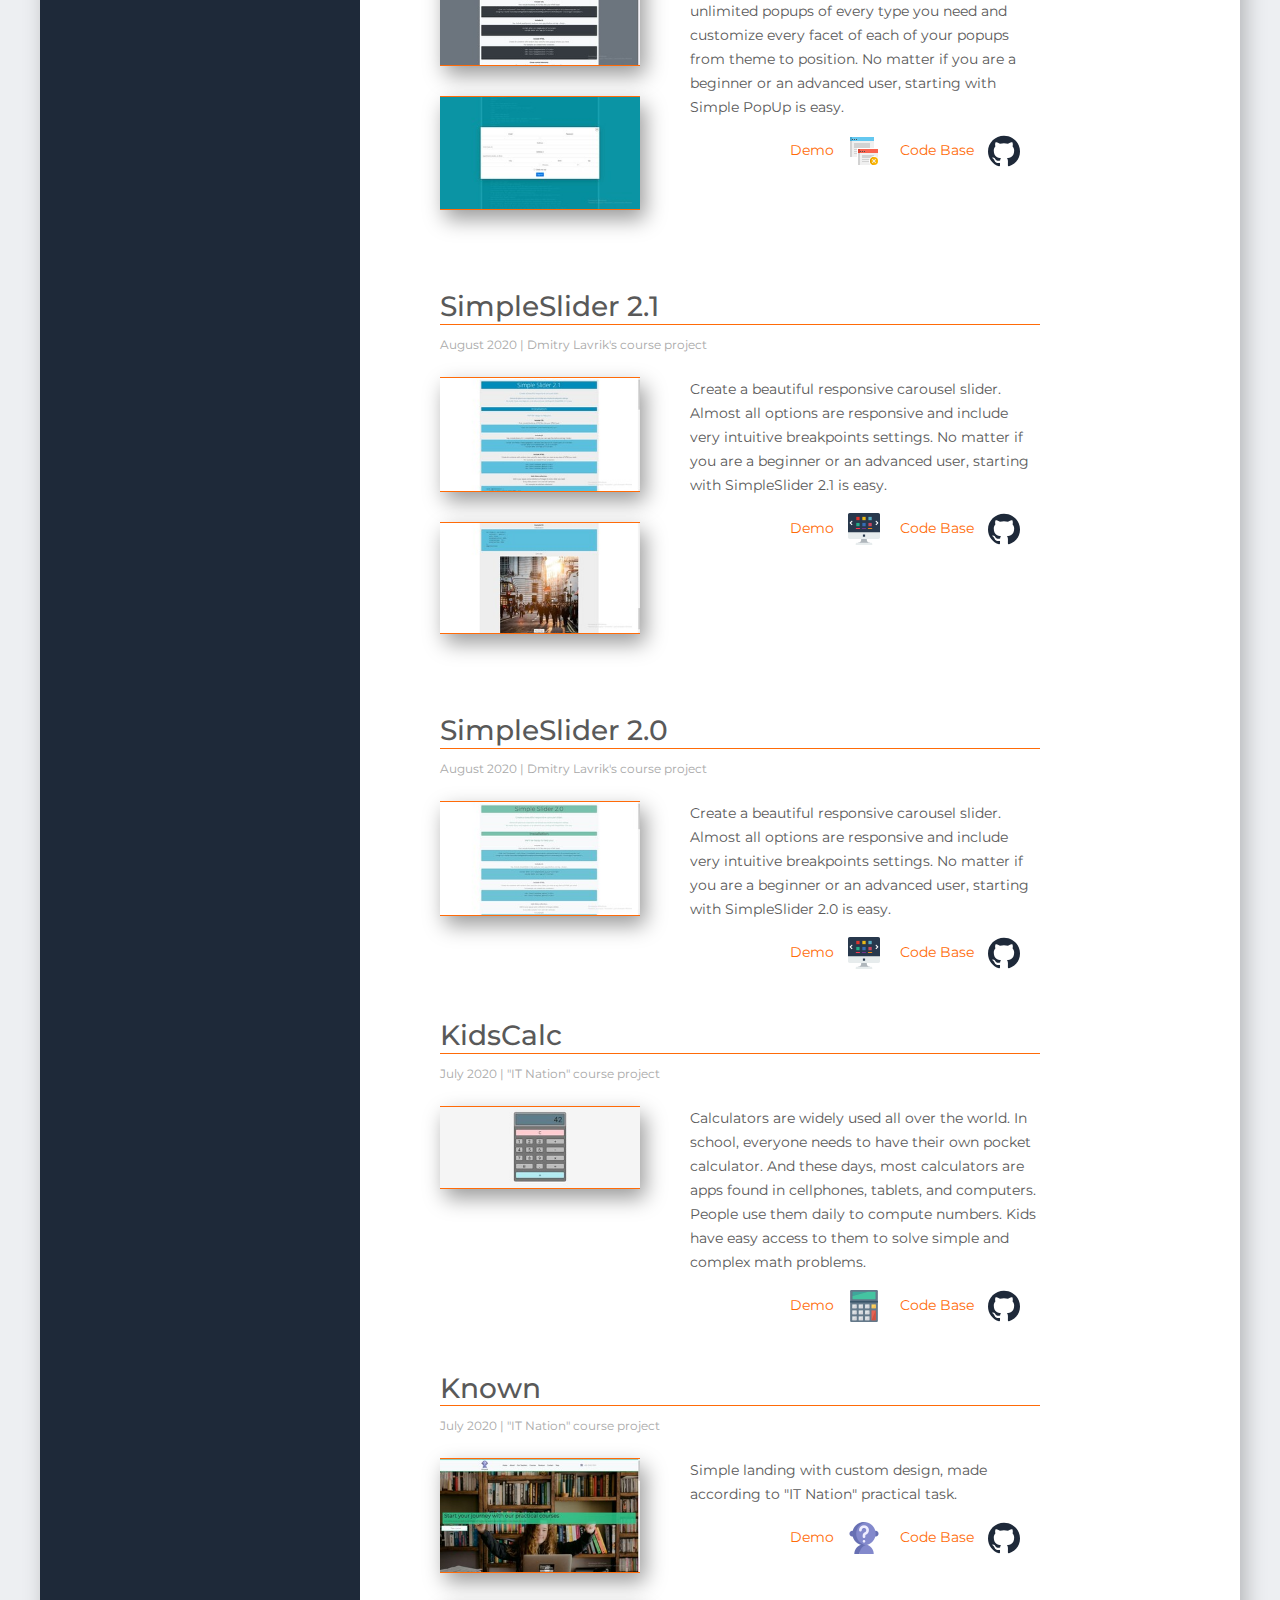
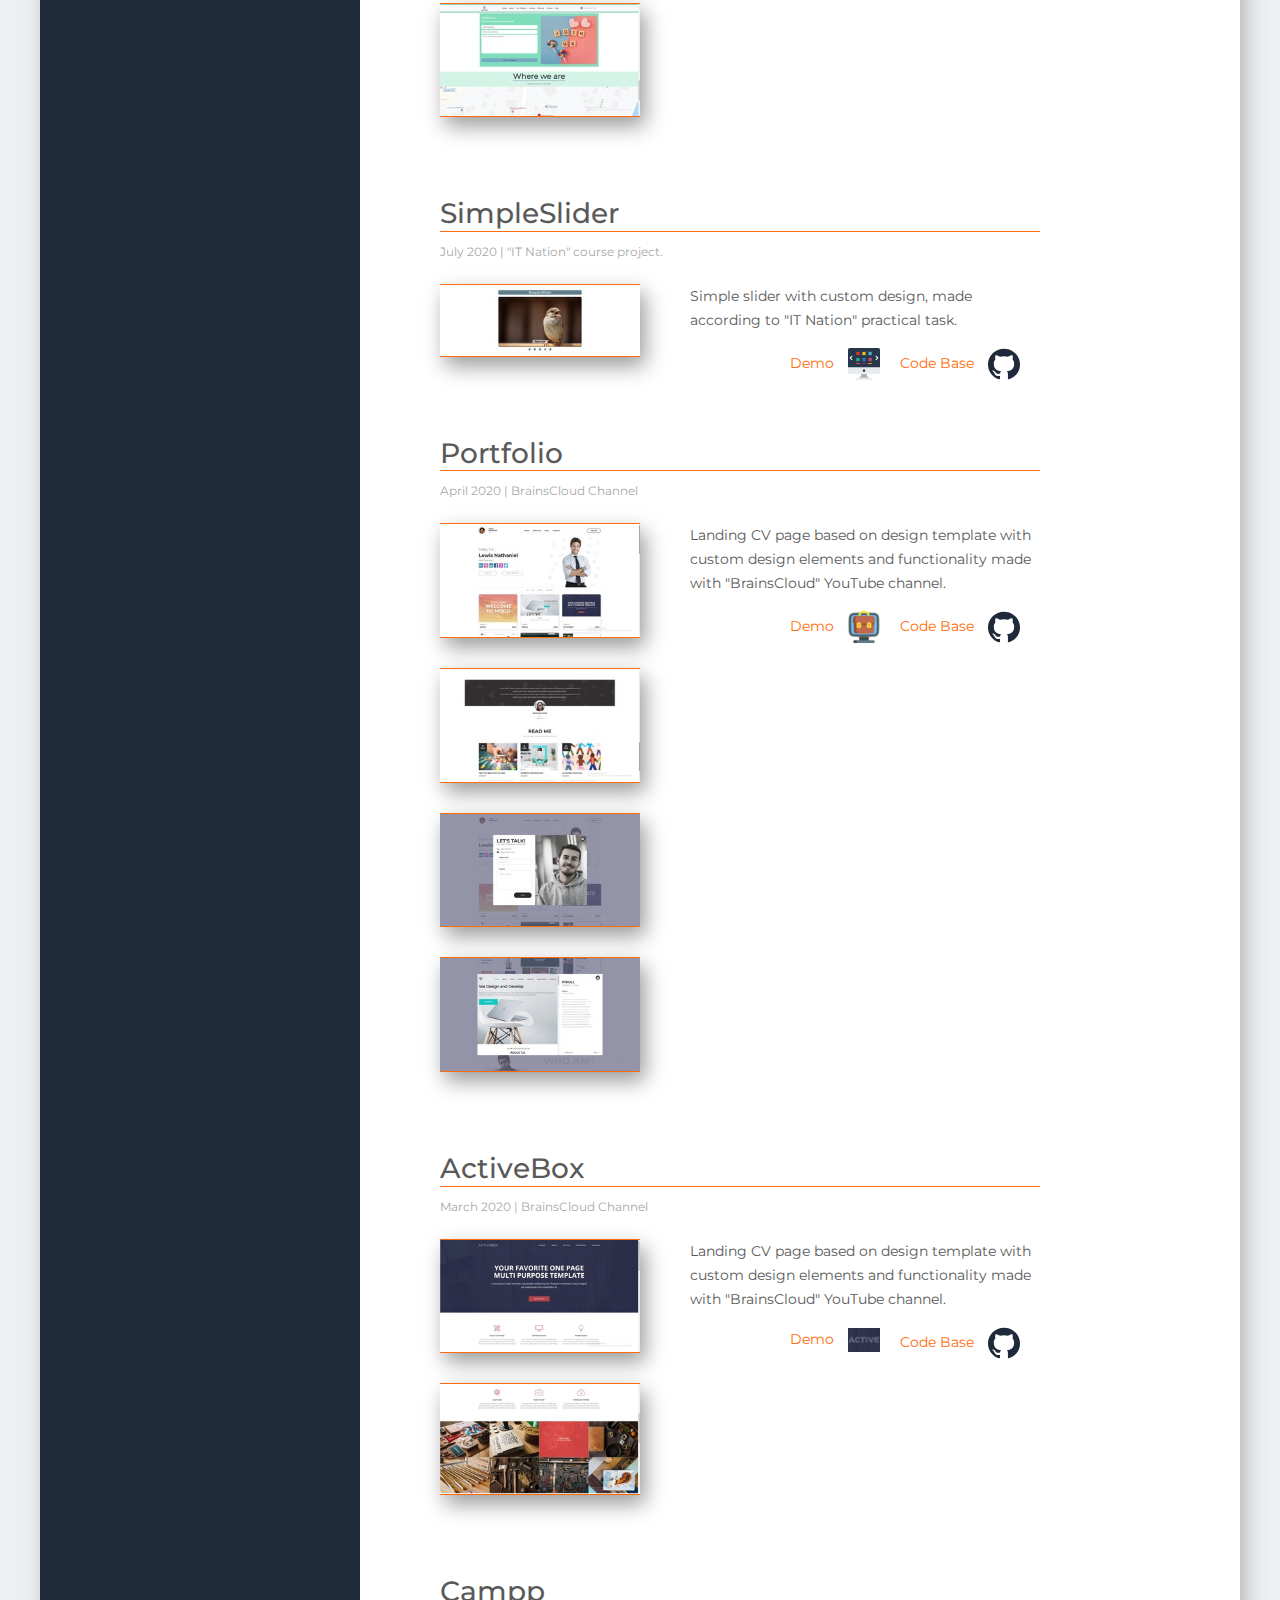
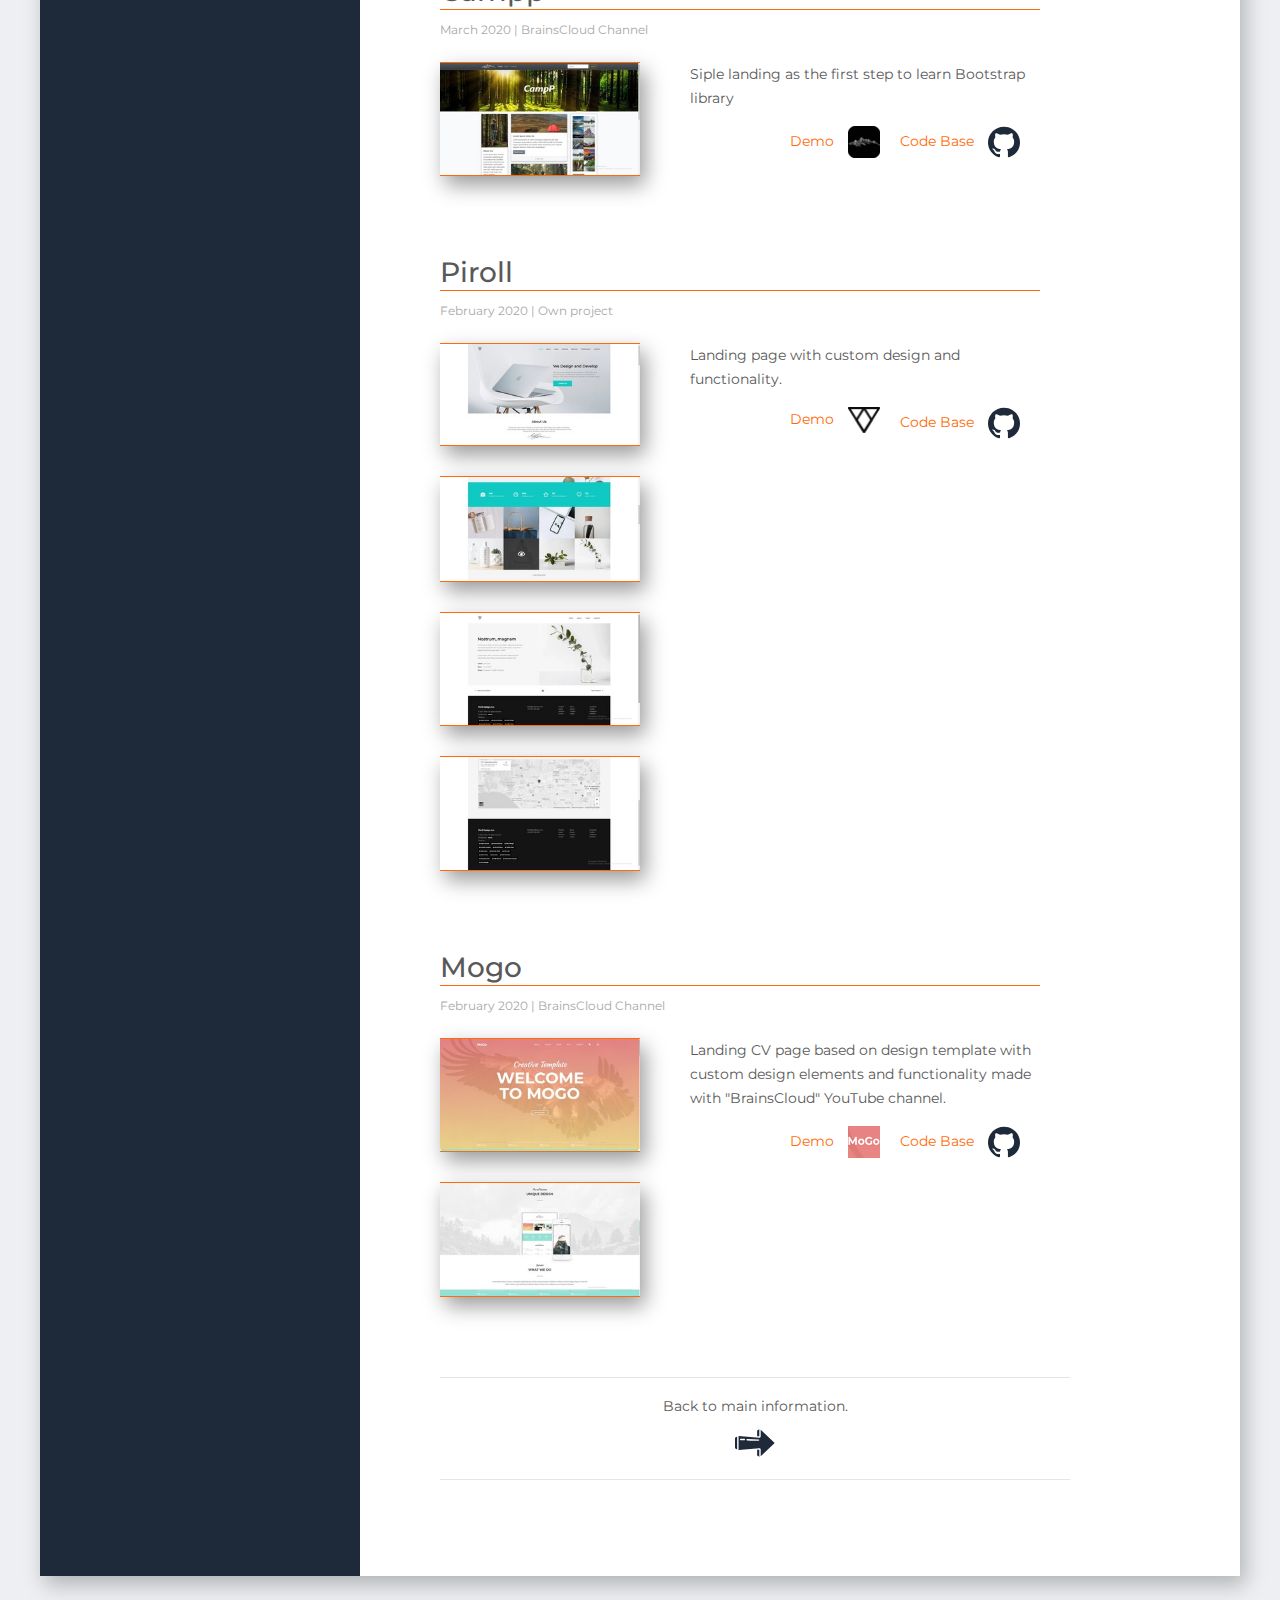
<file: projects.html>
<!DOCTYPE html>
<html lang="zxx">

<head>
  <meta charset="UTF-8" />
  <meta name="viewport" content="width=device-width, initial-scale=1.0" />
  <meta name="description" content="Anton Chyvikov CV" />

  <meta prefix="og: http://ogp.me/ns#" property="og:title" content="Let me introduce my CV" />
  <meta prefix="og: http://ogp.me/ns#" property="og:site_name" content="CV" />
  <meta prefix="og: http://ogp.me/ns#" property="og:url" content="https://ant-c-tech.github.io/resume/" />
  <meta prefix="og: http://ogp.me/ns#" property="og:description" content="I'm an detail-oriented Software Engineer (Front-end / JavaScript) who seeking an entry-level position with Company to use my skills in coding, troubleshooting complex problems, and assisting in the timely completion of projects. I am inviting You to get acquainted with my skills and pet projects. Feel free!" />
  <meta name="image" property="og:image" content="./img/open-graph-icon.jpg" />
  <meta name="author" content="Anton Chyvikov" />
  <title>My Projects</title>

  <!-- Favicons -->
  <link rel="apple-touch-icon" sizes="180x180" href="./img/favicon_package_v0.16/apple-touch-icon.png" />
  <link rel="icon" type="image/png" sizes="32x32" href="./img/favicon_package_v0.16/favicon-32x32.png" />
  <link rel="icon" type="image/png" sizes="16x16" href="./img/favicon_package_v0.16/favicon-16x16.png" />
  <link rel="manifest" href="img/favicon_package_v0.16/site.webmanifest" />
  <link rel="mask-icon" href="./img/favicon_package_v0.16/safari-pinned-tab.svg" color="#5bbad5" />
  <meta name="msapplication-TileColor" content="#da532c" />
  <meta name="theme-color" content="#ffffff" />

  <!-- styles -->
  <link rel="stylesheet" href="https://stackpath.bootstrapcdn.com/bootstrap/4.5.2/css/bootstrap.min.css" integrity="sha384-JcKb8q3iqJ61gNV9KGb8thSsNjpSL0n8PARn9HuZOnIxN0hoP+VmmDGMN5t9UJ0Z" crossorigin="anonymous" />
  <link href="https://fonts.googleapis.com/css2?family=Montserrat:wght@400;700&display=swap" rel="stylesheet" />
  <link rel="stylesheet" href="css/style.css" />

  <!-- scripts -->
  <script defer src="js/popUp.min.js"></script>
  <script defer src="js/project.js"></script>
</head>

<body>
  <!-- main container -->
  <div class="mainContainer">
    <aside class="aside">
      <img class="aside__photo" src="img/photo.jpg" alt="photo" />

      <!-- contacts container -->
      <div class="contactsContainer">
        <h3 class="contactsContainer__title">Contacts</h3>
        <div class="contactsContainer__wrapper">
          E:
          <a class="contactsContainer__link" href="mailto:chivikovanton@gmail.com">
            chivikovanton@gmail.com
          </a>
        </div>
        <div class="contactsContainer__wrapper">
          C:
          <a class="contactsContainer__link" href="tel:380989103441">+38 098 910 34 41
          </a>
        </div>
      </div>

      <!-- tech skills -->
      <div class="techSkillsContainer">
        <h3 class="techSkillsContainer__title">Tech Skills</h3>
        <ul class="techSkillsContainer__wrapper">
          <hr class="skillDivider" />
          <li class="techSkillsContainer__list">
            <span class="techSkillsContainer__item">Git (Gitlab/ GitHub/ Bitbucket)</span>
          </li>
          <hr class="skillDivider" />
          <li class="techSkillsContainer__list">
            <span class="techSkillsContainer__item">HTML5</span>
          </li>
          <hr class="skillDivider" />
          <li class="techSkillsContainer__list">
            <span class="techSkillsContainer__item">CSS3</span>
          </li>
          <li class="techSkillsContainer__list">
            <span class="techSkillsContainer__item">LESS</span>
          </li>
          <li class="techSkillsContainer__list">
            <span class="techSkillsContainer__item">SCSS</span>
          </li>
          <hr class="skillDivider" />
          <li class="techSkillsContainer__list">
            <span class="techSkillsContainer__item">Bootstrap</span>
          </li>
          <li class="techSkillsContainer__list">
            <span class="techSkillsContainer__item">Material-UI</span>
          </li>
          <hr class="skillDivider" />
          <li class="techSkillsContainer__list">
            <span class="techSkillsContainer__item">JavaScript ES6+</span>
          </li>
          <hr class="skillDivider" />
          <li class="techSkillsContainer__list">
            <span class="techSkillsContainer__item">jQuery</span>
          </li>
          <li class="techSkillsContainer__list">
            <span class="techSkillsContainer__item">React</span>
          </li>
          <li class="techSkillsContainer__list">
            <span class="techSkillsContainer__item">Redux</span>
          </li>
          <li class="techSkillsContainer__list">
            <span class="techSkillsContainer__item">Redux Toolkit</span>
          </li>
          <hr class="skillDivider" />
          <li class="techSkillsContainer__list">
            <span class="techSkillsContainer__item">TypeScript</span>
          </li>
        </ul>
        <h3 class="techSkillsContainer__title">English</h3>
        <ul class="techSkillsContainer__wrapper">
          <li class="techSkillsContainer__list">
            <span class="techSkillsContainer__item">B1</span>
          </li>
        </ul>
      </div>
    </aside>

    <!-- about me container -->
    <div class="infoContainer">
      <!-- about me main information -->
      <div class="infoContainer__wrapper">
        <h2 class="infoContainer__profTitle">
          Junior Software Engineer (Front-end / JavaScript)
        </h2>
        <h1 class="infoContainer__title">
          <span class="expTitle">Ant</span>on <span class="expTitle">C</span><span class="infoContainer__titleBadgeBase">hyvikov</span>
        </h1>

        <div class="infoContainer__socialLinks">
          <a class="infoContainer__socialLinksItem" href="https://github.com/Ant-C-tech" target="_blank">
            <img class="infoContainer__socialLinksImg" src="./img/icons/github.svg" alt="github icon" />
          </a>

          <a class="infoContainer__socialLinksItem" href="https://www.linkedin.com/in/anton-chyvikov-27ba99198/" target="_blank">
            <img class="infoContainer__socialLinksImg" src="./img/icons/linkedin.svg" alt="linkedin icon" />
          </a>
        </div>

        <p class="infoContainer__description">
          I'm an detail-oriented Software Engineer (Front-end / JavaScript)
          who seeking an entry-level position with Company to use my skills in
          coding, troubleshooting complex problems, and assisting in the
          timely completion of projects. I am inviting You to get acquainted
          with my skills and pet projects. Feel free!
        </p>
        <hr />
      </div>
      <section class="projectsSection">

        <div class="projectItem">
          <h3 class="project__title">Lexicon</h3>
          <p class="company__period">April 2021 | Kottans Frontend 2021</p>
          <div class="projectItem__flexWrapper">
            <div class="screenshotWrapper">
              <img class="project__imgIcon showModal-lex" src="./img/projects/24/proj24_icon.jpg" alt="screenshot of Lexicon" />
            </div>

            <div class="project__projectDescription">
              <p class="project__projectDescriptionText">
                <h5>The target audience</h5>
                <p>Students of educational institutions, technical specialists.</p>

                <h5>Main idea</h5>
                <p>To make the user's work with academic, technical and artistic texts in English more comfortable and efficient, by combining the advantages of an online translator and an academic dictionary in one application.</p>

                <h5>API</h5>
                <p>Translating: Google Cloud Translation API.</p>
                <p>Academic dictionaries: Merriam-Webster Dictionary API.</p>

                <h5>Application functionality</h5>
                <p>After launching the application, the user is able to enter (paste) a piece of text in English into the input field. By clicking on the corresponding button provided by the user interface, the application processes the received text and displays two text fields to the user. The first field displays the translation result from the Google Cloud Translation API. The second field is a text entered by the user, processed by the application, each word in which is clickable. If in the process of working through the entered text and translation result, the user wants to receive additional information on any word he can click on it and the application will display a popup - information card for the selected word, provided by academic dictionaries Merriam-Webster Dictionary API (two dictionaries are available in the basic version of the program; selection of a dictionary - by clicking on the corresponding key by UI). The card contains the following information: word type, definition, pronunciation (audio), example sentences with the given word, phonemic transcription, additional definitions, synonyms and related words, etc. After reading the information, the user can close the card and continue working on the text.</p>
              </p>
              <div class="project__links">
                <a class="project__gitLink" href="https://ant-c-tech.github.io/lexicon/" target="_blank">
                  Demo
                  <img class="project__gitLinkIcon" src="./img/projects/24/favicon-32x32.png" alt="github icon" />
                </a>
                <a class="project__gitLink" href="https://github.com/Ant-C-tech/lexicon" target="_blank">
                  Code Base
                  <img class="project__gitLinkIcon" src="./img/icons/github.svg" alt="app icon" />
                </a>
              </div>
            </div>
          </div>
        </div>

        <div class="projectItem">
          <h3 class="project__title">Ask me anything</h3>
          <p class="company__period">April 2021 | Kottans Frontend 2021</p>
          <div class="projectItem__flexWrapper">
            <div class="screenshotWrapper">
              <img class="project__imgIcon showModal-ama-1" src="./img/projects/23/proj23_icon.jpg" alt="screenshot of Ask me anything" />
              <img class="project__imgIcon showModal-ama-2" src="./img/projects/23/proj23-2_icon.jpg" alt="screenshot of Ask me anything" />
            </div>

            <div class="project__projectDescription">
              <p class="project__projectDescriptionText">
                Training project created as part of the practical exercises of
                the Kottans Frontend 2021 course, YDKJS module, "Asynchronous
                functions" section. This project is a simple chat "question -
                answer". Database and Authentication - Firebase Realtime
                Database. Sorting of messages - by date. Each visitor to the
                chat has the ability to view all messages in the chat. After
                registration, the user has the opportunity to answer the
                questions of others, ask his own question, delete or edit any
                of his previous activities.
              </p>
              <div class="project__links">
                <a class="project__gitLink" href="https://ant-c-tech.github.io/ask-me-anything/" target="_blank">
                  Demo
                  <img class="project__gitLinkIcon" src="./img/projects/23/favicon-32x32.png" alt="github icon" />
                </a>
                <a class="project__gitLink" href="https://github.com/Ant-C-tech/ask-me-anything" target="_blank">
                  Code Base
                  <img class="project__gitLinkIcon" src="./img/icons/github.svg" alt="app icon" />
                </a>
              </div>
            </div>
          </div>
        </div>

        <div class="projectItem">
          <h3 class="project__title">Cinema Application</h3>
          <p class="company__period">January 2021 | Kottans Frontend 2021</p>
          <div class="projectItem__flexWrapper">
            <div class="screenshotWrapper">
              <img class="project__imgIcon showModal-cinemaApp-1" src="./img/projects/22/proj22_icon.jpg" alt="screenshot of cinema application" />
              <img class="project__imgIcon showModal-cinemaApp-2" src="./img/projects/22/proj22-2_icon.jpg" alt="screenshot of cinema application" />
            </div>

            <div class="project__projectDescription">
              <p class="project__projectDescriptionText">
                This project is a mobile application called as "Cinema
                Application" used for booking a cinema ticket online. The
                application provides many options for the cinema customer to
                facilitate the process of online searching and booking a
                cinema ticket for a movie. Furthermore, it helps the cinema
                owner to manage his cinema and customize the available movies.
              </p>
              <div class="project__links">
                <a class="project__gitLink" href="https://ant-c-tech.github.io/Cinema-Application/" target="_blank">
                  Demo
                  <img class="project__gitLinkIcon" src="./img/projects/22/favicon-32x32.png" alt="github icon" />
                </a>
                <a class="project__gitLink" href="https://github.com/Ant-C-tech/Cinema-Application" target="_blank">
                  Code Base
                  <img class="project__gitLinkIcon" src="./img/icons/github.svg" alt="app icon" />
                </a>
              </div>
            </div>
          </div>
        </div>

        <div class="projectItem">
          <h3 class="project__title">Friends App</h3>
          <p class="company__period">December 2020 | Kottans Frontend 2021</p>
          <div class="projectItem__flexWrapper">
            <div class="screenshotWrapper">
              <img class="project__imgIcon showModal-friendsApp-1" src="./img/projects/21/proj21_icon.jpg" alt="screenshot of Friends App application" />
              <img class="project__imgIcon showModal-friendsApp-2" src="./img/projects/21/proj21-2_icon.jpg" alt="screenshot of Friends App application" />
            </div>

            <div class="project__projectDescription">
              <p class="project__projectDescriptionText">
                A tiny social friends' search page with users cards, search,
                sorting and filtering of them by age, name etc. with Random
                User API :) With this app You can: <br />
                - see cards list of users on the page, cards are pretty styled
                with user photo, name, age, phone number. <br />
                - searching by typing name in search input and see immediately
                filtering on the page sorting cards by name/age in A-Z/Z-A
                ways filtering friends by age, by name, whatever you want else
                options <br />
                - see fancy icons and cool design with shadows, gradients etc.
              </p>
              <div class="project__links">
                <a class="project__gitLink" href="https://ant-c-tech.github.io/friends_app/" target="_blank">
                  Demo
                  <img class="project__gitLinkIcon" src="./img/projects/21/favicon-32x32.png" alt="app icon" />
                </a>
                <a class="project__gitLink" href="https://github.com/Ant-C-tech/friends_app" target="_blank">
                  Code Base
                  <img class="project__gitLinkIcon" src="./img/icons/github.svg" alt="github icon" />
                </a>
              </div>
            </div>
          </div>
        </div>

        <div class="projectItem">
          <h3 class="project__title">Frogger Game</h3>
          <p class="company__period">December 2020 | Kottans Frontend 2021</p>
          <div class="projectItem__flexWrapper">
            <div class="screenshotWrapper">
              <img class="project__imgIcon showModal-froggerGame" src="./img/projects/20/proj20_icon.jpg" alt="screenshot of Frogger Game application" />
            </div>

            <div class="project__projectDescription">
              <p class="project__projectDescriptionText">
                Games have a lot of objects, and those objects do a lot of
                different things; but sometimes those objects do some very
                similar things as well. This creates a great opportunity to
                practice object-oriented programming, an important programming
                paradigm that influences your application architecture and
                provides performance optimizations.
              </p>
              <div class="project__links">
                <a class="project__gitLink" href="https://ant-c-tech.github.io/frontend-nanodegree-arcade-game/" target="_blank">
                  Demo
                  <img class="project__gitLinkIcon" src="./img/projects/20/game-console.svg" alt="app icon" />
                </a>
                <a class="project__gitLink" href="https://github.com/Ant-C-tech/frontend-nanodegree-arcade-game/tree/frogger-game-solution" target="_blank">
                  Code Base
                  <img class="project__gitLinkIcon" src="./img/icons/github.svg" alt="github icon" />
                </a>
              </div>
            </div>
          </div>
        </div>

        <div class="projectItem">
          <h3 class="project__title">Memory-Pair Game</h3>
          <p class="company__period">December 2020 | Kottans Frontend 2021</p>
          <div class="projectItem__flexWrapper">
            <div class="screenshotWrapper">
              <img class="project__imgIcon showModal-memoryPairGame-1" src="./img/projects/19/proj19_icon.jpg" alt="screenshot of Memory-Pair Game" />
              <img class="project__imgIcon showModal-memoryPairGame-2" src="./img/projects/19/proj19-2_icon.jpg" alt="screenshot of Memory-Pair Game" />
            </div>

            <div class="project__projectDescription">
              <p class="project__projectDescriptionText">
                Memory - Pair Game — a card game in which all of the cards are
                laid face down on a surface and two cards are flipped face up
                over each turn. The object of the game is to turn over pairs
                of matching cards. The game ends when the last pair has been
                picked up. Now enjoy it with Hiragana!
              </p>
              <div class="project__links">
                <a class="project__gitLink" href="https://ant-c-tech.github.io/Memory-Pair-Game/" target="_blank">
                  Demo
                  <img class="project__gitLinkIcon" src="./img/projects/19/favicon-32x32.png" alt="app icon" />
                </a>
                <a class="project__gitLink" href="https://github.com/Ant-C-tech/Memory-Pair-Game" target="_blank">
                  Code Base
                  <img class="project__gitLinkIcon" src="./img/icons/github.svg" alt="github icon" />
                </a>
              </div>
            </div>
          </div>
        </div>

        <div class="projectItem">
          <h3 class="project__title">What do you know about Ukraine?</h3>
          <p class="company__period">November 2020 | Kottans Frontend 2021</p>
          <div class="projectItem__flexWrapper">
            <div class="screenshotWrapper">
              <img class="project__imgIcon showModal-ukraine-1" src="./img/projects/18/proj18_icon.jpg" alt="screenshot of WDYKAU" />
              <img class="project__imgIcon showModal-ukraine-2" src="./img/projects/18/proj18-2_icon.jpg" alt="screenshot of WDYKAU" />
            </div>

            <div class="project__projectDescription">
              <p class="project__projectDescriptionText">
                Planning individual trips makes not as much fun as travelling.
                Until now. Enjoy even planning your trip around Ukraine or
                just test your knowledge of Ukraine, from its twentieth
                century history to its current relations with Russia.
              </p>
              <div class="project__links">
                <a class="project__gitLink" href="https://ant-c-tech.github.io/-7-Document-Object-Model-Practice/" target="_blank">
                  Demo
                  <img class="project__gitLinkIcon" src="./img/projects/18/map.svg" alt="app icon" />
                </a>
                <a class="project__gitLink" href="https://github.com/Ant-C-tech/-7-Document-Object-Model-Practice" target="_blank">
                  Code Base
                  <img class="project__gitLinkIcon" src="./img/icons/github.svg" alt="github icon" />
                </a>
              </div>
            </div>
          </div>
        </div>

        <div class="projectItem">
          <h3 class="project__title">NoJSPopUp</h3>
          <p class="company__period">November 2020 | Kottans Frontend 2021</p>
          <div class="projectItem__flexWrapper">
            <div class="screenshotWrapper">
              <img class="project__imgIcon showModal-noJSPopUp" src="./img/projects/17/proj17_icon.jpg" alt="screenshot of NoJSPopUp" />
            </div>

            <div class="project__projectDescription">
              <p class="project__projectDescriptionText">
                The goal of this task is to practice coding HTML & CSS from
                mockup. No JavaScript, only my knowledge of HTML & CSS and new
                previously unknown features.
              </p>
              <div class="project__links">
                <a class="project__gitLink" href="https://ant-c-tech.github.io/-5-HTML-CSS-Practice/" target="_blank">
                  Demo
                  <img class="project__gitLinkIcon" src="./img/projects/17/pop-up.svg" alt="app icon" />
                </a>
                <a class="project__gitLink" href="https://github.com/Ant-C-tech/-5-HTML-CSS-Practice" target="_blank">
                  Code Base
                  <img class="project__gitLinkIcon" src="./img/icons/github.svg" alt="github icon" />
                </a>
              </div>
            </div>
          </div>
        </div>

        <div class="projectItem">
          <h3 class="project__title">Air Quality</h3>
          <p class="company__period">October 2020 | "IT Nation" Bootcamp</p>
          <div class="projectItem__flexWrapper">
            <div class="screenshotWrapper">
              <img class="project__imgIcon showModal-airQuality-1" src="./img/projects/16/proj16_icon.jpg" alt="screenshot of Air Quality" />
              <img class="project__imgIcon showModal-airQuality-2" src="./img/projects/16/proj16-2_icon.jpg" alt="screenshot of Air Quality" />
            </div>

            <div class="project__projectDescription">
              <p class="project__projectDescriptionText">
                BOOTCAMP IT nation is an intensive training course in the
                chosen specialty, which includes specialized webinars,
                mentoring, independent work to maximize your skills. But you
                have to be ready for intensive work!
              </p>
              <div class="project__links">
                <a class="project__gitLink" href="https://ant-c-tech.github.io/ITnation-bootcamp-landing/" target="_blank">
                  Demo
                  <img class="project__gitLinkIcon" src="./img/projects/16/air-quality.png" alt="app icon" />
                </a>
                <a class="project__gitLink" href="https://github.com/Ant-C-tech/ITnation-bootcamp-landing" target="_blank">
                  Code Base
                  <img class="project__gitLinkIcon" src="./img/icons/github.svg" alt="github icon" />
                </a>
              </div>
            </div>
          </div>
        </div>

        <div class="projectItem">
          <h3 class="project__title">Personal scheduling service</h3>
          <p class="company__period">October 2020 | "IT Nation" Hacks-2020</p>
          <div class="projectItem__flexWrapper">
            <div class="screenshotWrapper">
              <img class="project__imgIcon showModal-personalSchedulingService-1" src="./img/projects/15/proj15_icon.jpg" alt="screenshot of Personal Scheduling Service" />
              <img class="project__imgIcon showModal-personalSchedulingService-2" src="./img/projects/15/proj15-2_icon.jpg" alt="screenshot of Personal Scheduling Service" />
              <img class="project__imgIcon showModal-personalSchedulingService-3" src="./img/projects/15/proj15-3_icon.jpg" alt="screenshot of Personal Scheduling Service" />
              <img class="project__imgIcon showModal-personalSchedulingService-4" src="./img/projects/15/proj15-4_icon.jpg" alt="screenshot of Personal Scheduling Service" />
            </div>

            <div class="project__projectDescription">
              <p class="project__projectDescriptionText">
                Have you ever spent more time scheduling a meeting than in the
                meeting itself? "Personal scheduling service" is a free web
                and mobile calendar based on FullCalendar Library in Ukrainian
                that lets you keep track of your own events. It's the ideal
                tool for managing personal and professional schedules. It is
                both simple to use and very powerful. "Personal scheduling
                service's" interface decorated with Material Design Palette's
                organic colors, but it hides a lot of powerful features. Your
                busy life deserves this.
              </p>
              <p class="project__projectDescriptionText">
                You can change whatever you want in every planned events - you
                have just click on the certain event and work with dialog box
                of it to do it fast. Or you can work with manage panel of
                "Personal scheduling service" on the bottom to filter, sort,
                delete or edit your planned events.
              </p>
              <p class="project__projectDescriptionText">
                Also you can add specify the category of each event. By defaul
                are offered three category: "Особиста подія", "Робоча подія"
                та "Важливо!" with two different color decorate, but you can
                create your own one. As a result you can sort your events by
                category. This way you could make a calendar for work, a
                calendar for home and a calendar for your local bridge club
                without these worlds colliding.
              </p>
              <p class="project__projectDescriptionText">
                If you're not using "Personal scheduling service", you
                probably should be. We have obviously put a great deal of
                thought into it, and made a tool written by people who
                actually use it. This calendar makes scheduling tasks so easy,
                you'll wonder what you did without it.
              </p>
              <div class="project__links">
                <a class="project__gitLink" href="https://ant-c-tech.github.io/Personal-sheduling-service/" target="_blank">
                  Demo
                  <img class="project__gitLinkIcon" src="./img/projects/15/favicon-32x32.png" alt="app icon" />
                </a>
                <a class="project__gitLink" href="https://github.com/Ant-C-tech/Personal-sheduling-service" target="_blank">
                  Code Base
                  <img class="project__gitLinkIcon" src="./img/icons/github.svg" alt="github icon" />
                </a>
              </div>
            </div>
          </div>
        </div>

        <div class="projectItem">
          <h3 class="project__title">Animate.css Slider</h3>
          <p class="company__period">
            September 2020 | Dmitry Lavrik's course project
          </p>
          <div class="projectItem__flexWrapper">
            <div class="screenshotWrapper">
              <img class="project__imgIcon showModal-animateCssSlider-1" src="./img/projects/14/proj14_icon.jpg" alt="screenshot of Animate.css Slider" />
              <img class="project__imgIcon showModal-animateCssSlider-2" src="./img/projects/14/proj14-2_icon.jpg" alt="screenshot of Animate.css Slider" />
              <img class="project__imgIcon showModal-animateCssSlider-3" src="./img/projects/14/proj14-3_icon.jpg" alt="screenshot of Animate.css Slider" />
              <img class="project__imgIcon showModal-animateCssSlider-4" src="./img/projects/14/proj14-4_icon.jpg" alt="screenshot of Animate.css Slider" />
            </div>

            <div class="project__projectDescription">
              <p class="project__projectDescriptionText">
                Create a beautiful responsive carousel slider. Animate.css is
                a library of ready-to-use, cross-browser animations for use in
                your web projects. Great for emphasis, home pages, sliders,
                and attention-guiding hints. No matter if you are a beginner
                or an advanced user, starting with "Animate.css Slider" is
                easy - just-add-water CSS animations. Almost all options are
                responsive and include very intuitive breakpoints settings.
              </p>
              <div class="project__links">
                <a class="project__gitLink" href="https://ant-c-tech.github.io/animateCssSlider-jQuery-plugin-/" target="_blank">
                  Demo
                  <img class="project__gitLinkIcon" src="./img/projects/14/slider.svg" alt="app icon" />
                </a>
                <a class="project__gitLink" href="https://github.com/Ant-C-tech/animateCssSlider-jQuery-plugin-" target="_blank">
                  Code Base
                  <img class="project__gitLinkIcon" src="./img/icons/github.svg" alt="github icon" />
                </a>
              </div>
            </div>
          </div>
        </div>

        <div class="projectItem">
          <h3 class="project__title">Text Encrypt</h3>
          <p class="company__period">
            July 2020 | Idea from WebDev с нуля. Канал Алекса Лущенко
          </p>
          <div class="projectItem__flexWrapper">
            <div class="screenshotWrapper">
              <img class="project__imgIcon showModal-textEncrypt" src="./img/projects/6/proj6_icon.jpg" alt="screenshot of Text Encrypt" />
            </div>

            <div class="project__projectDescription">
              <p class="project__projectDescriptionText">
                The app encrypts plain text and decrypts encrypted text. App
                allows to make the encrypted/decrypted text easily for next
                sending with any messenger. As a key for encrypt you can use
                your own text. We recommend using some text with length from
                150 up to 9999 symbols. You have to use the key-text on
                language, which you will write your message. For example we
                offered quote from Wiki (for encrypt messages in English). By
                default we will use this key-text: "One of the earliest forms
                of encryption is symbol replacement, which was first found in
                the tomb of Khnumhotep II, who lived in 1900 B.C. Egypt.
                Symbol replacement encryption is “non-standard,” which means
                that the symbols require a cipher or key to understand. This
                type of early encryption was used throughout Ancient Greece
                and Rome for military purposes."
              </p>
              <div class="project__links">
                <a class="project__gitLink" href="https://ant-c-tech.github.io/Text-Encrypt/" target="_blank">
                  Demo
                  <img class="project__gitLinkIcon" src="./img/projects/6/favicon-32x32.png" alt="app icon" />
                </a>
                <a class="project__gitLink" href="https://github.com/Ant-C-tech/Text-Encrypt" target="_blank">
                  Code Base
                  <img class="project__gitLinkIcon" src="./img/icons/github.svg" alt="github icon" />
                </a>
              </div>
            </div>
          </div>
        </div>

        <div class="projectItem">
          <h3 class="project__title">"IT Nation" E-commerce</h3>
          <p class="company__period">
            September 2020 | "IT Nation" course project
          </p>
          <div class="projectItem__flexWrapper">
            <div class="screenshotWrapper">
              <img class="project__imgIcon showModal-eCommerce-1" src="./img/projects/13/proj13_icon.jpg" alt="screenshot of 'IT Nation' E-commerce" />
              <img class="project__imgIcon showModal-eCommerce-2" src="./img/projects/13/proj13-2_icon.jpg" alt="screenshot of 'IT Nation' E-commerce" />
            </div>

            <div class="project__projectDescription">
              <p class="project__projectDescriptionText">
                Bootstrap e-commerce is a collection of professionally
                designed, ready to use, fully responsive HTML and CSS library
                which you can build any e-commerce project very easily. Get
                started by checking out our components and build responsive
                e-commerce projects on the web. You can develop online shops,
                marketplaces and booking websites with ready-made HTML, CSS,
                and JS
              </p>
              <div class="project__links">
                <a class="project__gitLink" href="https://ant-c-tech.github.io/Codifun-exam-bootstrap-e-commerce/" target="_blank">
                  Demo
                  <img class="project__gitLinkIcon" src="./img/projects/13/favicon-32x32.png" alt="app icon" />
                </a>
                <a class="project__gitLink" href="https://github.com/Ant-C-tech/Codifun-exam-bootstrap-e-commerce" target="_blank">
                  Code Base
                  <img class="project__gitLinkIcon" src="./img/icons/github.svg" alt="github icon" />
                </a>
              </div>
            </div>
          </div>
        </div>

        <div class="projectItem">
          <h3 class="project__title">SimplePopUp</h3>
          <p class="company__period">
            August 2020 | Dmitry Lavrik's course project.
          </p>
          <div class="projectItem__flexWrapper">
            <div class="screenshotWrapper">
              <img class="project__imgIcon showModal-simplePopUp-1" src="./img/projects/12/proj12_icon.jpg" alt="screenshot of SimplePopUp" />
              <img class="project__imgIcon showModal-simplePopUp-2" src="./img/projects/12/proj12-2_icon.jpg" alt="screenshot of SimplePopUp" />
            </div>

            <div class="project__projectDescription">
              <p class="project__projectDescriptionText">
                Bend it to create any type of popup, modal, or content overlay
                for your website. Create unlimited popups of every type you
                need and customize every facet of each of your popups from
                theme to position. No matter if you are a beginner or an
                advanced user, starting with Simple PopUp is easy.
              </p>
              <div class="project__links">
                <a class="project__gitLink" href="https://ant-c-tech.github.io/simplePopUp/" target="_blank">
                  Demo
                  <img class="project__gitLinkIcon" src="./img/projects/12/ad-pop-up.svg" alt="app icon" />
                </a>
                <a class="project__gitLink" href="https://github.com/Ant-C-tech/simplePopUp" target="_blank">
                  Code Base
                  <img class="project__gitLinkIcon" src="./img/icons/github.svg" alt="github icon" />
                </a>
              </div>
            </div>
          </div>
        </div>

        <div class="projectItem">
          <h3 class="project__title">SimpleSlider 2.1</h3>
          <p class="company__period">
            August 2020 | Dmitry Lavrik's course project
          </p>
          <div class="projectItem__flexWrapper">
            <div class="screenshotWrapper">
              <img class="project__imgIcon showModal-simpleSlider2_1-1" src="./img/projects/11/proj11_icon.jpg" alt="screenshot of SimpleSlider 2.1" />
              <img class="project__imgIcon showModal-simpleSlider2_1-2" src="./img/projects/11/proj11-2_icon.jpg" alt="screenshot of SimpleSlider 2.1" />
            </div>

            <div class="project__projectDescription">
              <p class="project__projectDescriptionText">
                Create a beautiful responsive carousel slider. Almost all
                options are responsive and include very intuitive breakpoints
                settings. No matter if you are a beginner or an advanced user,
                starting with SimpleSlider 2.1 is easy.
              </p>
              <div class="project__links">
                <a class="project__gitLink" href="https://ant-c-tech.github.io/simpleSlider_2_1/" target="_blank">
                  Demo
                  <img class="project__gitLinkIcon" src="./img/projects/14/slider.svg" alt="app icon" />
                </a>
                <a class="project__gitLink" href="https://github.com/Ant-C-tech/simpleSlider_2_1" target="_blank">
                  Code Base
                  <img class="project__gitLinkIcon" src="./img/icons/github.svg" alt="github icon" />
                </a>
              </div>
            </div>
          </div>
        </div>

        <div class="projectItem">
          <h3 class="project__title">SimpleSlider 2.0</h3>
          <p class="company__period">
            August 2020 | Dmitry Lavrik's course project
          </p>
          <div class="projectItem__flexWrapper">
            <div class="screenshotWrapper">
              <img class="project__imgIcon showModal-simpleSlider2_0" src="./img/projects/10/proj10_icon.jpg" alt="screenshot of SimpleSlider 2.0" />
            </div>

            <div class="project__projectDescription">
              <p class="project__projectDescriptionText">
                Create a beautiful responsive carousel slider. Almost all
                options are responsive and include very intuitive breakpoints
                settings. No matter if you are a beginner or an advanced user,
                starting with SimpleSlider 2.0 is easy.
              </p>
              <div class="project__links">
                <a class="project__gitLink" href="https://ant-c-tech.github.io/simpleSlider-2.0/" target="_blank">
                  Demo
                  <img class="project__gitLinkIcon" src="./img/projects/14/slider.svg" alt="app icon" />
                </a>
                <a class="project__gitLink" href="https://github.com/Ant-C-tech/simpleSlider-2.0" target="_blank">
                  Code Base
                  <img class="project__gitLinkIcon" src="./img/icons/github.svg" alt="github icon" />
                </a>
              </div>
            </div>
          </div>
        </div>

        <div class="projectItem">
          <h3 class="project__title">KidsCalc</h3>
          <p class="company__period">
            July 2020 | "IT Nation" course project
          </p>
          <div class="projectItem__flexWrapper">
            <div class="screenshotWrapper">
              <img class="project__imgIcon showModal-kidsCalc" src="./img/projects/9/proj9_icon.jpg" alt="screenshot of KidsCalc" />
            </div>

            <div class="project__projectDescription">
              <p class="project__projectDescriptionText">
                Calculators are widely used all over the world. In school,
                everyone needs to have their own pocket calculator. And these
                days, most calculators are apps found in cellphones, tablets,
                and computers. People use them daily to compute numbers. Kids
                have easy access to them to solve simple and complex math
                problems.
              </p>
              <div class="project__links">
                <a class="project__gitLink" href="https://ant-c-tech.github.io/KidsCalc/" target="_blank">
                  Demo
                  <img class="project__gitLinkIcon" src="./img/projects/9/calculator.svg" alt="app icon" />
                </a>
                <a class="project__gitLink" href="https://github.com/Ant-C-tech/KidsCalc" target="_blank">
                  Code Base
                  <img class="project__gitLinkIcon" src="./img/icons/github.svg" alt="github icon" />
                </a>
              </div>
            </div>
          </div>
        </div>

        <div class="projectItem">
          <h3 class="project__title">Known</h3>
          <p class="company__period">
            July 2020 | "IT Nation" course project
          </p>
          <div class="projectItem__flexWrapper">
            <div class="screenshotWrapper">
              <img class="project__imgIcon showModal-known-1" src="./img/projects/8/proj8_icon.jpg" alt="screenshot of Known Landing" />
              <img class="project__imgIcon showModal-known-2" src="./img/projects/8/proj8-2_icon.jpg" alt="screenshot of Known Landing" />
            </div>

            <div class="project__projectDescription">
              <p class="project__projectDescriptionText">
                Simple landing with custom design, made according to "IT
                Nation" practical task.
              </p>
              <div class="project__links">
                <a class="project__gitLink" href="https://ant-c-tech.github.io/Codifun-exam-landing/" target="_blank">
                  Demo
                  <img class="project__gitLinkIcon" src="./img/projects/8/favicon-32x32.png" alt="app icon" />
                </a>
                <a class="project__gitLink" href="https://github.com/Ant-C-tech/Codifun-exam-landing" target="_blank">
                  Code Base
                  <img class="project__gitLinkIcon" src="./img/icons/github.svg" alt="github icon" />
                </a>
              </div>
            </div>
          </div>
        </div>

        <div class="projectItem">
          <h3 class="project__title">SimpleSlider</h3>
          <p class="company__period">
            July 2020 | "IT Nation" course project.
          </p>
          <div class="projectItem__flexWrapper">
            <div class="screenshotWrapper">
              <img class="project__imgIcon showModal-simpleSlider" src="./img/projects/7/proj7_icon.jpg" alt="screenshot of SimpleSlider" />
            </div>

            <div class="project__projectDescription">
              <p class="project__projectDescriptionText">
                Simple slider with custom design, made according to "IT
                Nation" practical task.
              </p>
              <div class="project__links">
                <a class="project__gitLink" href="https://ant-c-tech.github.io/simpleSlider/" target="_blank">
                  Demo
                  <img class="project__gitLinkIcon" src="./img/projects/14/slider.svg" alt="app icon" />
                </a>
                <a class="project__gitLink" href="https://github.com/Ant-C-tech/simpleSlider" target="_blank">
                  Code Base
                  <img class="project__gitLinkIcon" src="./img/icons/github.svg" alt="github icon" />
                </a>
              </div>
            </div>
          </div>
        </div>

        <div class="projectItem">
          <h3 class="project__title">Portfolio</h3>
          <p class="company__period">April 2020 | BrainsCloud Channel</p>
          <div class="projectItem__flexWrapper">
            <div class="screenshotWrapper">
              <img class="project__imgIcon showModal-portfolio-1" src="./img/projects/5/proj5_icon.jpg" alt="screenshot of Portfolio Landing" />
              <img class="project__imgIcon showModal-portfolio-2" src="./img/projects/5/proj5-2_icon.jpg" alt="screenshot of Portfolio Landing" />
              <img class="project__imgIcon showModal-portfolio-3" src="./img/projects/5/proj5-3_icon.jpg" alt="screenshot of Portfolio Landing" />
              <img class="project__imgIcon showModal-portfolio-4" src="./img/projects/5/proj5-4_icon.jpg" alt="screenshot of Portfolio Landing" />
            </div>

            <div class="project__projectDescription">
              <p class="project__projectDescriptionText">
                Landing CV page based on design template with custom design
                elements and functionality made with "BrainsCloud" YouTube
                channel.
              </p>
              <div class="project__links">
                <a class="project__gitLink" href="https://ant-c-tech.github.io/Portfolio-landing/" target="_blank">
                  Demo
                  <img class="project__gitLinkIcon" src="./img/projects/5/favicon-32x32.png" alt="app icon" />
                </a>
                <a class="project__gitLink" href="https://github.com/Ant-C-tech/Portfolio-landing" target="_blank">
                  Code Base
                  <img class="project__gitLinkIcon" src="./img/icons/github.svg" alt="github icon" />
                </a>
              </div>
            </div>
          </div>
        </div>

        <div class="projectItem">
          <h3 class="project__title">ActiveBox</h3>
          <p class="company__period">March 2020 | BrainsCloud Channel</p>
          <div class="projectItem__flexWrapper">
            <div class="screenshotWrapper">
              <img class="project__imgIcon showModal-activeBox-1" src="./img/projects/4/proj4_icon.jpg" alt="screenshot of ActiveBox Landing" />
              <img class="project__imgIcon showModal-activeBox-2" src="./img/projects/4/proj4-2_icon.jpg" alt="screenshot of ActiveBox Landing" />
            </div>

            <div class="project__projectDescription">
              <p class="project__projectDescriptionText">
                Landing CV page based on design template with custom design
                elements and functionality made with "BrainsCloud" YouTube
                channel.
              </p>
              <div class="project__links">
                <a class="project__gitLink" href="https://ant-c-tech.github.io/activeBox-landing/" target="_blank">
                  Demo
                  <img class="project__gitLinkIcon" src="./img/projects/4/favicon.png" alt="app icon" />
                </a>
                <a class="project__gitLink" href="https://github.com/Ant-C-tech/activeBox-landing" target="_blank">
                  Code Base
                  <img class="project__gitLinkIcon" src="./img/icons/github.svg" alt="github icon" />
                </a>
              </div>
            </div>
          </div>
        </div>

        <div class="projectItem">
          <h3 class="project__title">Campp</h3>
          <p class="company__period">March 2020 | BrainsCloud Channel</p>
          <div class="projectItem__flexWrapper">
            <div class="screenshotWrapper">
              <img class="project__imgIcon showModal-campp" src="./img/projects/3/proj3_icon.jpg" alt="screenshot of Campp Landing" />
            </div>

            <div class="project__projectDescription">
              <p class="project__projectDescriptionText">
                Siple landing as the first step to learn Bootstrap library
              </p>
              <div class="project__links">
                <a class="project__gitLink" href="https://ant-c-tech.github.io/Campp-landing/" target="_blank">
                  Demo
                  <img class="project__gitLinkIcon" src="./img/projects/3/favicon-32x32.png" alt="app icon" />
                </a>
                <a class="project__gitLink" href="https://github.com/Ant-C-tech/Campp-landing" target="_blank">
                  Code Base
                  <img class="project__gitLinkIcon" src="./img/icons/github.svg" alt="github icon" />
                </a>
              </div>
            </div>
          </div>
        </div>

        <div class="projectItem">
          <h3 class="project__title">Piroll</h3>
          <p class="company__period">February 2020 | Own project</p>
          <div class="projectItem__flexWrapper">
            <div class="screenshotWrapper">
              <img class="project__imgIcon showModal-piroll-1" src="./img/projects/2/proj2_icon.jpg" alt="screenshot of Piroll Landing" />
              <img class="project__imgIcon showModal-piroll-2" src="./img/projects/2/proj2-2_icon.jpg" alt="screenshot of Piroll Landing" />
              <img class="project__imgIcon showModal-piroll-3" src="./img/projects/2/proj2-3_icon.jpg" alt="screenshot of Piroll Landing" />
              <img class="project__imgIcon showModal-piroll-4" src="./img/projects/2/proj2-4_icon.jpg" alt="screenshot of Piroll Landing" />
            </div>

            <div class="project__projectDescription">
              <p class="project__projectDescriptionText">
                Landing page with custom design and functionality.
              </p>
              <div class="project__links">
                <a class="project__gitLink" href="https://ant-c-tech.github.io/Piroll-landing/index.html" target="_blank">
                  Demo
                  <img class="project__gitLinkIcon" src="./img/projects/2/logo.svg" alt="app icon" />
                </a>
                <a class="project__gitLink" href="https://github.com/Ant-C-tech/Piroll-landing" target="_blank">
                  Code Base
                  <img class="project__gitLinkIcon" src="./img/icons/github.svg" alt="github icon" />
                </a>
              </div>
            </div>
          </div>
        </div>

        <div class="projectItem">
          <h3 class="project__title">Mogo</h3>
          <p class="company__period">February 2020 | BrainsCloud Channel</p>
          <div class="projectItem__flexWrapper">
            <div class="screenshotWrapper">
              <img class="project__imgIcon showModal-mogo-1" src="./img/projects/1/proj1_icon.jpg" alt="screenshot of Mogo Landing" />
              <img class="project__imgIcon showModal-mogo-2" src="./img/projects/1/proj1-2_icon.jpg" alt="screenshot of Mogo Landing" />
            </div>

            <div class="project__projectDescription">
              <p class="project__projectDescriptionText">
                Landing CV page based on design template with custom design
                elements and functionality made with "BrainsCloud" YouTube
                channel.
              </p>
              <div class="project__links">
                <a class="project__gitLink" href="https://ant-c-tech.github.io/Mogo-landing/" target="_blank">
                  Demo
                  <img class="project__gitLinkIcon" src="./img/projects/1/icon.png" alt="app icon" />
                </a>
                <a class="project__gitLink" href="https://github.com/Ant-C-tech/Mogo-landing" target="_blank">
                  Code Base
                  <img class="project__gitLinkIcon" src="./img/icons/github.svg" alt="github icon" />
                </a>
              </div>
            </div>
          </div>
        </div>
      </section>

      <hr />
      <div class="infoContainer__projectSection">
        <div class="infoContainer__projectDescription">
          <p class="infoContainer__projectDescriptionText">
            Back to main information.
          </p>
          <a class="infoContainer__socialLinksItem" href="index.html">
            <img class="infoContainer__socialLinksImg infoContainer__socialLinksImg-animatedBack" src="./img/icons/right-arrow.svg" alt="left arrow icon" />
          </a>
        </div>
      </div>
      <hr />

    </div>
    <div class="popupContainer__lexicon"></div>
    <div class="popupContainer__ama-1"></div>
    <div class="popupContainer__ama-2"></div>
    <div class="popupContainer__cinemaApp-1"></div>
    <div class="popupContainer__cinemaApp-2"></div>
    <div class="popupContainer__friendsApp-1"></div>
    <div class="popupContainer__friendsApp-2"></div>
    <div class="popupContainer__froggerGame"></div>
    <div class="popupContainer__memoryPairGame-1"></div>
    <div class="popupContainer__memoryPairGame-2"></div>
    <div class="popupContainer__ukraine-1"></div>
    <div class="popupContainer__ukraine-2"></div>
    <div class="popupContainer__noJSPopUp"></div>
    <div class="popupContainer__airQuality-1"></div>
    <div class="popupContainer__airQuality-2"></div>
    <div class="popupContainer__personalSchedulingService-1"></div>
    <div class="popupContainer__personalSchedulingService-2"></div>
    <div class="popupContainer__personalSchedulingService-3"></div>
    <div class="popupContainer__personalSchedulingService-4"></div>
    <div class="popupContainer__animateCssSlider-1"></div>
    <div class="popupContainer__animateCssSlider-2"></div>
    <div class="popupContainer__animateCssSlider-3"></div>
    <div class="popupContainer__animateCssSlider-4"></div>
    <div class="popupContainer__textEncrypt"></div>
    <div class="popupContainer__eCommerce-1"></div>
    <div class="popupContainer__eCommerce-2"></div>
    <div class="popupContainer__simplePopUp-1"></div>
    <div class="popupContainer__simplePopUp-2"></div>
    <div class="popupContainer__simpleSlider_2_1-1"></div>
    <div class="popupContainer__simpleSlider_2_1-2"></div>
    <div class="popupContainer__simpleSlider2_0"></div>
    <div class="popupContainer__kidsCalc"></div>
    <div class="popupContainer__known-1"></div>
    <div class="popupContainer__known-2"></div>
    <div class="popupContainer__simpleSlider"></div>
    <div class="popupContainer__portfolio-1"></div>
    <div class="popupContainer__portfolio-2"></div>
    <div class="popupContainer__portfolio-3"></div>
    <div class="popupContainer__portfolio-4"></div>
    <div class="popupContainer__activeBox-1"></div>
    <div class="popupContainer__activeBox-2"></div>
    <div class="popupContainer__campp"></div>
    <div class="popupContainer__piroll-1"></div>
    <div class="popupContainer__piroll-2"></div>
    <div class="popupContainer__piroll-3"></div>
    <div class="popupContainer__piroll-4"></div>
    <div class="popupContainer__mogo-1"></div>
    <div class="popupContainer__mogo-2"></div>
  </div>
</body>

</html>
</file>
<file: css/style.css>
/*
* Prefixed by https://autoprefixer.github.io
* PostCSS: v7.0.29,
* Autoprefixer: v9.7.6
* Browsers: last 4 version
*/

* {
  box-sizing: border-box;
  margin: 0;
  padding: 0;
}

body {
  font-family: "Montserrat", sans-serif;
  font-size: 14px;
  line-height: 24px;
  background: #edeff2;
}

a {
  display: inline-block;
  transition: all ease-in-out 0.3s;
}

a:hover {
  text-decoration: none;
  transform: scale(1.05);
  color: #595959;
}

.skillDivider{
  height: 1px;
  width: 50px;

  margin-top: 0.5rem;
  margin-bottom: 0.5rem;
}

.mainContainer {
  max-width: 1200px;
  margin: 40px auto;
  display: flex;
  flex-wrap: nowrap;
  background: #ffffff;
  box-shadow: 5px 9px 20px rgba(0, 0, 0, 0.25);
}

.aside {
  padding-top: 40px;
  background: #1e2939;
  color: #ffffff;
  width: 320px;
}

.aside__photo {
  width: 100%;
  margin-bottom: 40px;
  border-top: 1px solid #ff6b08;
  border-bottom: 1px solid #ff6b08;
}

.contactsContainer,
.techSkillsContainer,
.softSkillsContainer {
  padding-left: 38px;
  margin-bottom: 30px;
}

.contactsContainer__title,
.techSkillsContainer__title,
.softSkillsContainer__title {
  margin-bottom: 15px;
  font-size: 22px;
  line-height: 24px;
  font-weight: bold;
}

.contactsContainer__wrapper {
  font-weight: bold;
}

.contactsContainer__link {
  padding-left: 10px;
  font-weight: normal;
  color: #ffffff;
  -webkit-text-decoration-color: #ff6b08;
  text-decoration-color: #ff6b08;
  transition: all ease-in-out 0.3s;
}

.contactsContainer__link:hover {
  transform: scale(1.05);
  color: #ffffff;
}

.techSkillsContainer__list,
.softSkillsContainer__list {
  color: #ff6b08;
}

.techSkillsContainer__item,
.softSkillsContainer__item {
  color: #ffffff;
}

.infoContainer {
  padding: 50px 20px 80px 80px;
  color: #595959;
}

.infoContainer__wrapper {
  max-width: 420px;
  margin-bottom: 70px;
  margin-right: 70px;
}

.infoContainer__profTitle {
  color: #000000;
  font-weight: bold;
  font-size: 14px;
  line-height: 24px;
  margin-bottom: 30px;
}

.infoContainer__title {
  margin-bottom: 15px;
  color: #000000;
  font-size: 45px;
  line-height: 60px;
  font-weight: 700;
}

.infoContainer__titleBadgeBase {
  position: relative;
}

.infoContainer__titleBadgeBase::after {
  position: absolute;
  right: -80px;
  top: -10px;
  content: "";
  background: url("https://www.codewars.com/users/Ant-C-tech/badges/micro")
    no-repeat;
  width: 120px;
  height: 20px;
}

.infoContainer__socialLinks {
  display: flex;

  margin-bottom: 15px;
}

.infoContainer__socialLinksItem {
  margin: 0 15px;
}

.infoContainer__socialLinksImg {
  width: 40px;
}

.infoContainer__socialLinksImg-animated {
  position: relative;
  will-change: transform;
  -webkit-animation: arrowMotion 2s infinite;
          animation: arrowMotion 2s infinite;
}

.infoContainer__socialLinksImg-animatedBack {
  position: relative;
  will-change: transform;
  -webkit-animation: backArrowMotion 2s infinite;
          animation: backArrowMotion 2s infinite;
}

@-webkit-keyframes arrowMotion {
  0% {
    transform: translateX(0) scale(1);
  }

  50%{
    transform: translateX(15px) scale(1.1);
  }

  100% {
    transform: translateX(0) scale(1);
  }
}

@keyframes arrowMotion {
  0% {
    transform: translateX(0) scale(1);
  }

  50%{
    transform: translateX(15px) scale(1.1);
  }

  100% {
    transform: translateX(0) scale(1);
  }
}

@-webkit-keyframes backArrowMotion {
  0% {
    transform: translateX(0) scale(-1, 1);
  }

  50%{
    transform: translateX(15px) scale(-1.1, 1.1);
  }

  100% {
    transform: translateX(0) scale(-1,1);
  }
}

@keyframes backArrowMotion {
  0% {
    transform: translateX(0) scale(-1, 1);
  }

  50%{
    transform: translateX(15px) scale(-1.1, 1.1);
  }

  100% {
    transform: translateX(0) scale(-1,1);
  }
}

.infoContainer__gitLinkIcon {
  width: 30px;
}

.expTitle {
  color: #3b4452;
}

.infoContainer__description {
  margin-bottom: 40px;
}

.infoContainer__projectSection {
  display: flex;
  align-items: center;
  justify-content: space-around;

  width: 100%;
}

.infoContainer__projectNumbers {
  display: block;
  width: 130px;

  margin: 0 20px 0;

  font-size: 45px;
  line-height: 60px;
  font-weight: 700;
  line-height: 1;
  color: #ff6b08;
}

.infoContainer__projectDescription {
  text-align: center;
}

.infoContainer__projectDescriptionText {
  display: block;

  margin-bottom: 5px;
}

.projectsContainer,
.educationContainer,
.testContainer {
  margin: 75px 0 50px;
}

.projectsContainer__title,
.workExperienceContainer__title,
.educationContainer__title,
.testContainer__title {
  display: inline-block;
  padding: 5px;

  font-weight: bold;
  font-size: 22px;
  color: #000000;
  margin-bottom: 20px;

  border-radius: 5px;
  border-bottom: 1px solid#3b4452;

  box-shadow: 2px 2px 18px #1e2939;
  width: -webkit-fit-content;
  width: -moz-fit-content;
  width: fit-content;
}

.projectsContainer__itemWrapper {
  display: flex;
  align-items: center;
  margin-bottom: 15px;
}

.projectsContainer__item {
  text-decoration: none;
  color: #595959;
  margin-right: 10px;
}

.workExperienceContainer {
  max-width: 550px;
  margin-bottom: 50px;
}

.company__title {
  font-weight: bold;
  font-size: 16px;
  color: #ff6b08;
  margin-bottom: 5px;
  text-decoration: none;
}

.company__prof,
.course__type {
  font-weight: bold;
  font-size: 16px;
  color: #000000;
}

.company__period {
  color: #a8a8a8;
  font-size: 12px;
  margin-bottom: 10px;
}

.company__description {
  /* margin-bottom: 26px; */
  font-size: 12px;
  line-height: 1.2;
}

.course {
  margin-bottom: 26px;
}

.course__resultWrapper {
  width: -webkit-fit-content;
  width: -moz-fit-content;
  width: fit-content;
  margin-top: 15px;
  border-top: 1px solid#FF6B08;
  border-bottom: 1px solid#FF6B08;
}

.course__result {
  align-items: center;

  font-weight: bold;
  color: #ff6b08;
}

.course__resultTextContent {
  margin: 5px;
}

.course__resultImg {
  display: block;
  margin: 0 auto 10px;
  width: 50px;
}

.course__result:hover {
  text-decoration: none;
}

.course__imgIcon {
  display: block;
  max-width: 150px;
  cursor: pointer;
  margin-top: 10px;
  border-top: 1px solid#FF6B08;
  border-bottom: 1px solid#FF6B08;
  box-shadow: 5px 9px 20px rgba(0, 0, 0, 0.4);
}

.course__imgIcon-inline {
  display: inline;
  max-width: 120px;
}

.siteButton {
  display: block;
  margin-top: 80px;
  padding: 10px 15px;

  font-size: 20px;
  text-align: center;
  font-family: "Montserrat", sans-serif;
  color: #1e2939;
  font-weight: bold;

  border: 1px solid #ffffff;
  border-radius: 5px;
  box-shadow: 2px 2px 18px #1e2939;

  background: #fff;

  transition: all ease-in-out 0.3s;
}

.siteButton:hover,
.siteButton:focus {
  text-decoration: none;
  outline: none;
  color: #fff;
  background: #1e2939;
  border: 1px solid #ff6b08;
  box-shadow: 2px 2px 18px #ff6b08;
  transform: scale(1);
}

.projectsSection {
  margin-right: 30px;
  max-width: 600px;
}

.projectItem {
  width: 100%;
  margin-bottom: 50px;
}

.projectItem__flexWrapper {
  display: flex;
  align-items: center;
  justify-content: space-around;
}

.screenshotWrapper {
  align-self: flex-start;
  margin-right: 30px;
  padding-top: 10px;
}

.project__title {
  border-bottom: 1px solid#FF6B08;
}

.project__imgIcon {
  display: block;
  max-width: 200px;
  cursor: pointer;
  margin-right: 20px;
  margin-bottom: 30px;
  border-top: 1px solid#FF6B08;
  border-bottom: 1px solid#FF6B08;
  box-shadow: 5px 9px 20px rgba(0, 0, 0, 0.4);
}

.project__projectDescription {
  align-self: flex-start;
  text-align: left;
}

.project__projectDescriptionText {
  margin-top: 10px;
}

.project__links {
  display: flex;
  justify-content: flex-end;
}

.project__gitLink {
  display: block;
  text-align: right;
  margin-right: 20px;
  color: #ff6b08;
}

.project__gitLinkIcon {
  width: 32px;
  margin-left: 10px;
}

@media screen and (max-width: 1200px) {
  .mainContainer {
    margin: 20px;
  }
  .projectsContainer__stat {
    font-size: 10px;
  }
}

@media screen and (max-width: 992px) {
  .projectItem__flexWrapper {
    flex-wrap: wrap;
  }

  .project__imgIcon {
    max-width: 300px;
  }

  .project__projectDescription {
    width: 100%;
  }
}

@media screen and (max-width: 790px) {
  .mainContainer {
    flex-wrap: wrap;
  }
  .aside {
    min-width: auto;
    width: 100%;
    overflow: hidden;
  }
  .aside__photo {
    width: 325px;
    display: block;
    margin: 0 auto 40px;
  }
  .contactsContainer,
  .techSkillsContainer,
  .softSkillsContainer {
    padding-left: 0;
    text-align: center;
  }
  .techSkillsContainer__wrapper,
  .softSkillsContainer__wrapper {
    max-width: 180px;
    margin: 0 auto 30px;
    border-right: 1px solid#FF6B08;
  }
  .infoContainer {
    width: 100%;
    padding: 40px;
  }
  .projectsContainer li {
    margin-left: 25px;
  }
}

@media screen and (max-width: 576px) {
  .mainContainer {
    margin: 0;
  }
  .infoContainer {
    padding: 20px 10px 10px;
  }

  .infoContainer__wrapper {
    margin-bottom: 30px;
  }

  .projectsContainer__item {
    font-size: 12px;
  }
  .company__description li {
    margin-left: 20px;
  }

  .project__imgIcon {
    max-width: 200px;
    margin-right: 0;
  }

  .infoContainer__projectNumbers {
  min-width: 40px;
  font-size: 30px;
}
}
</file>
